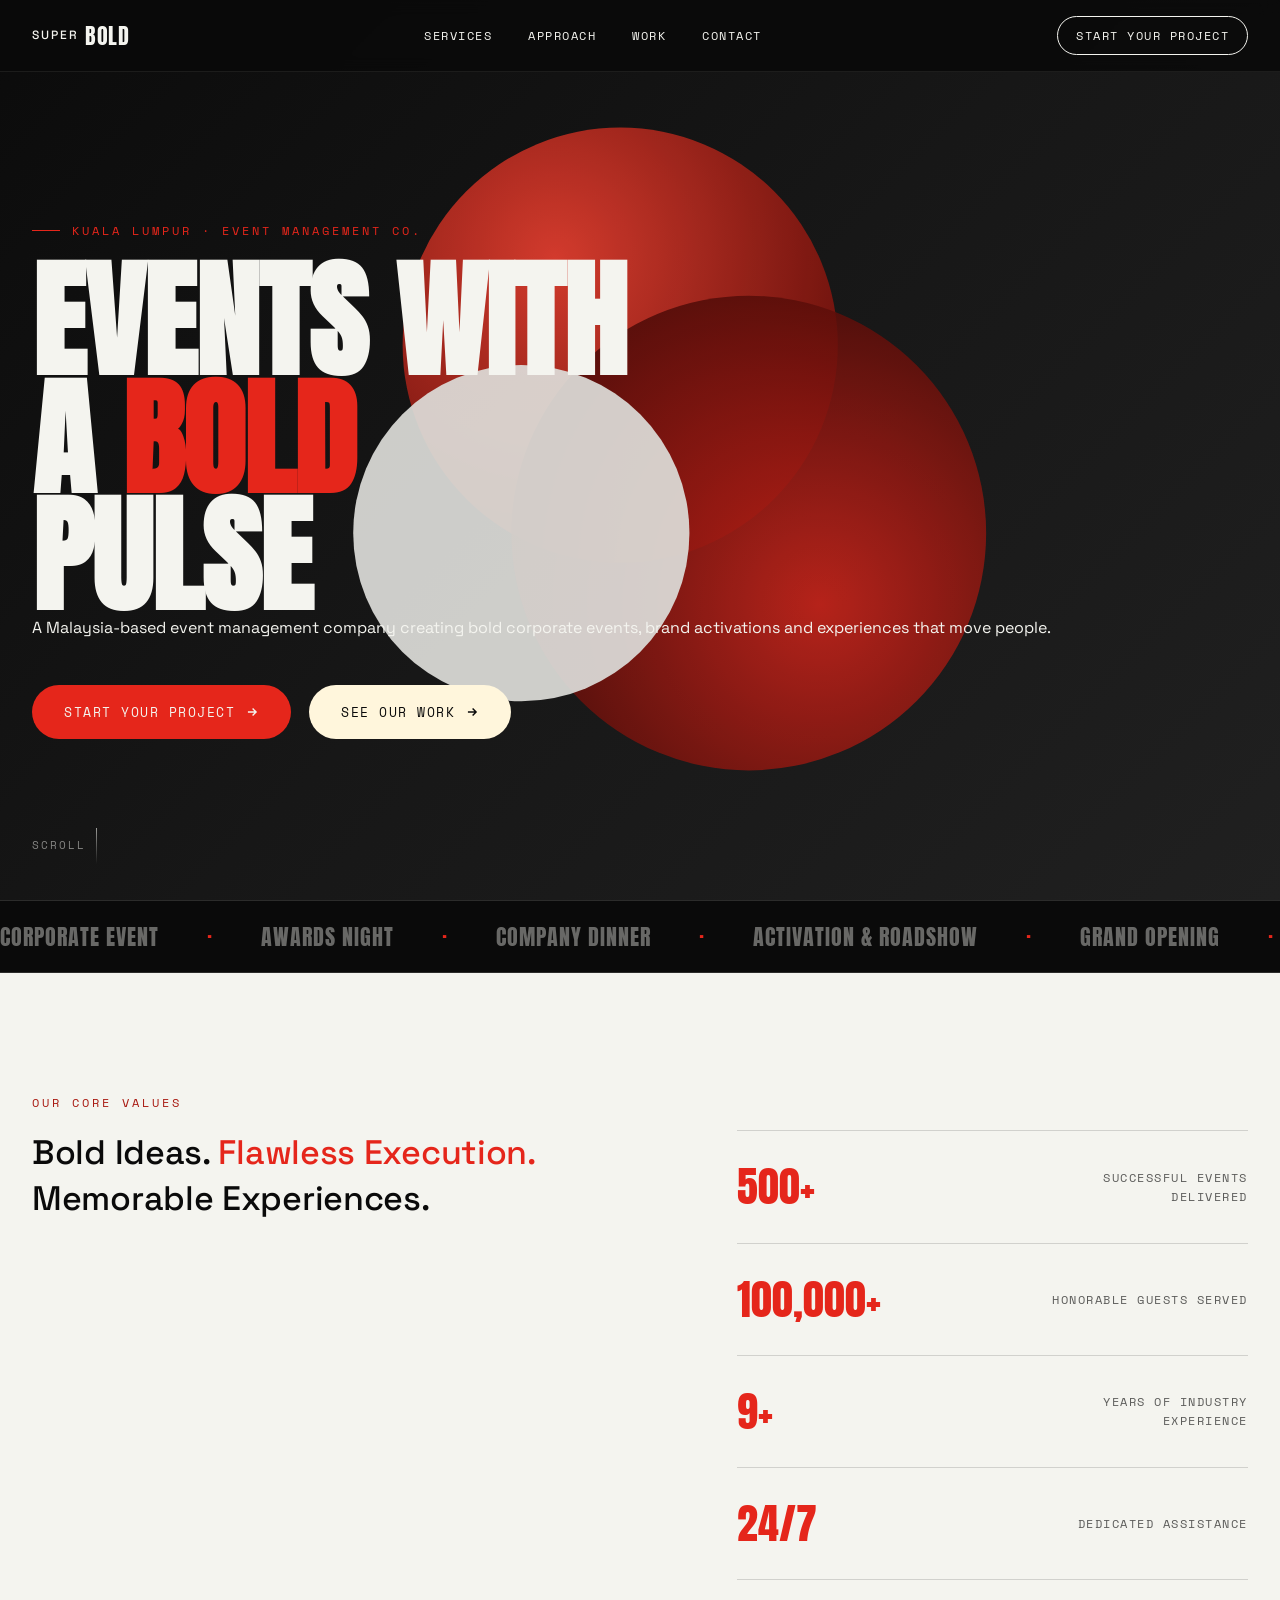
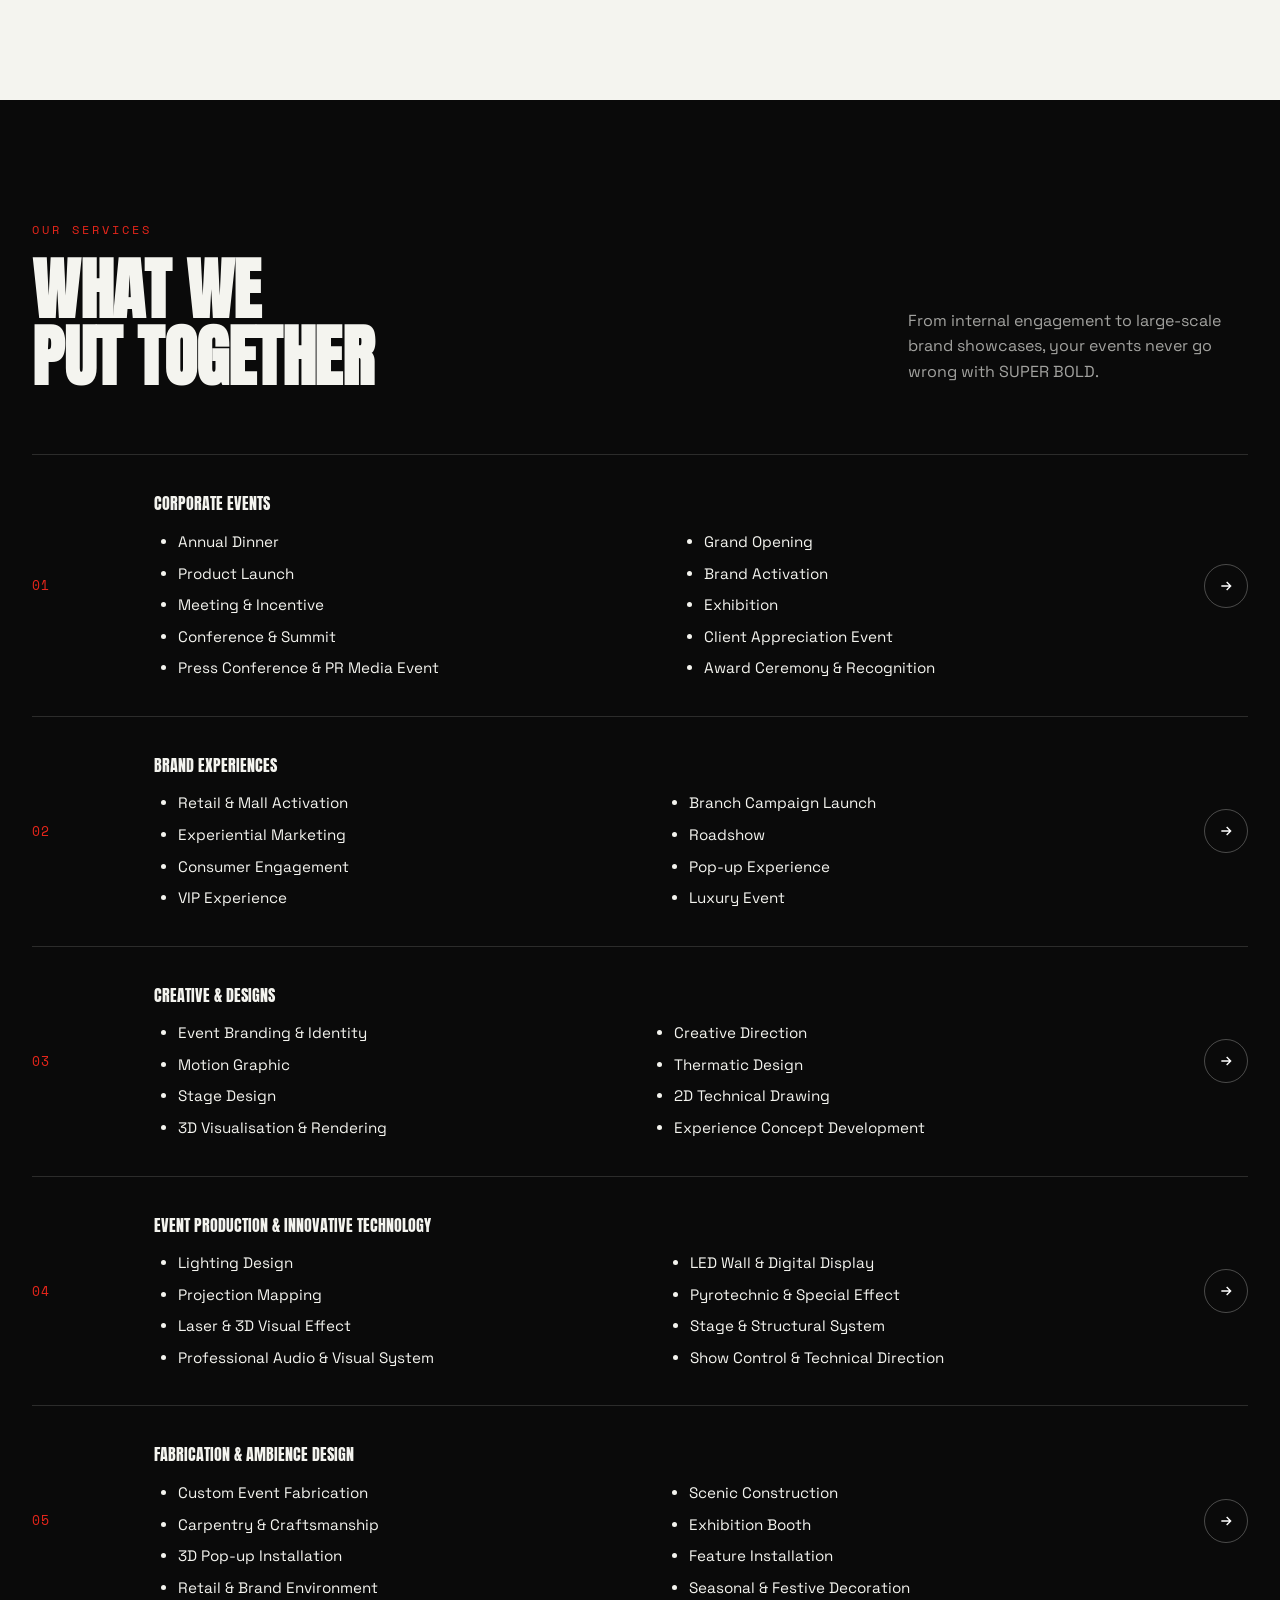
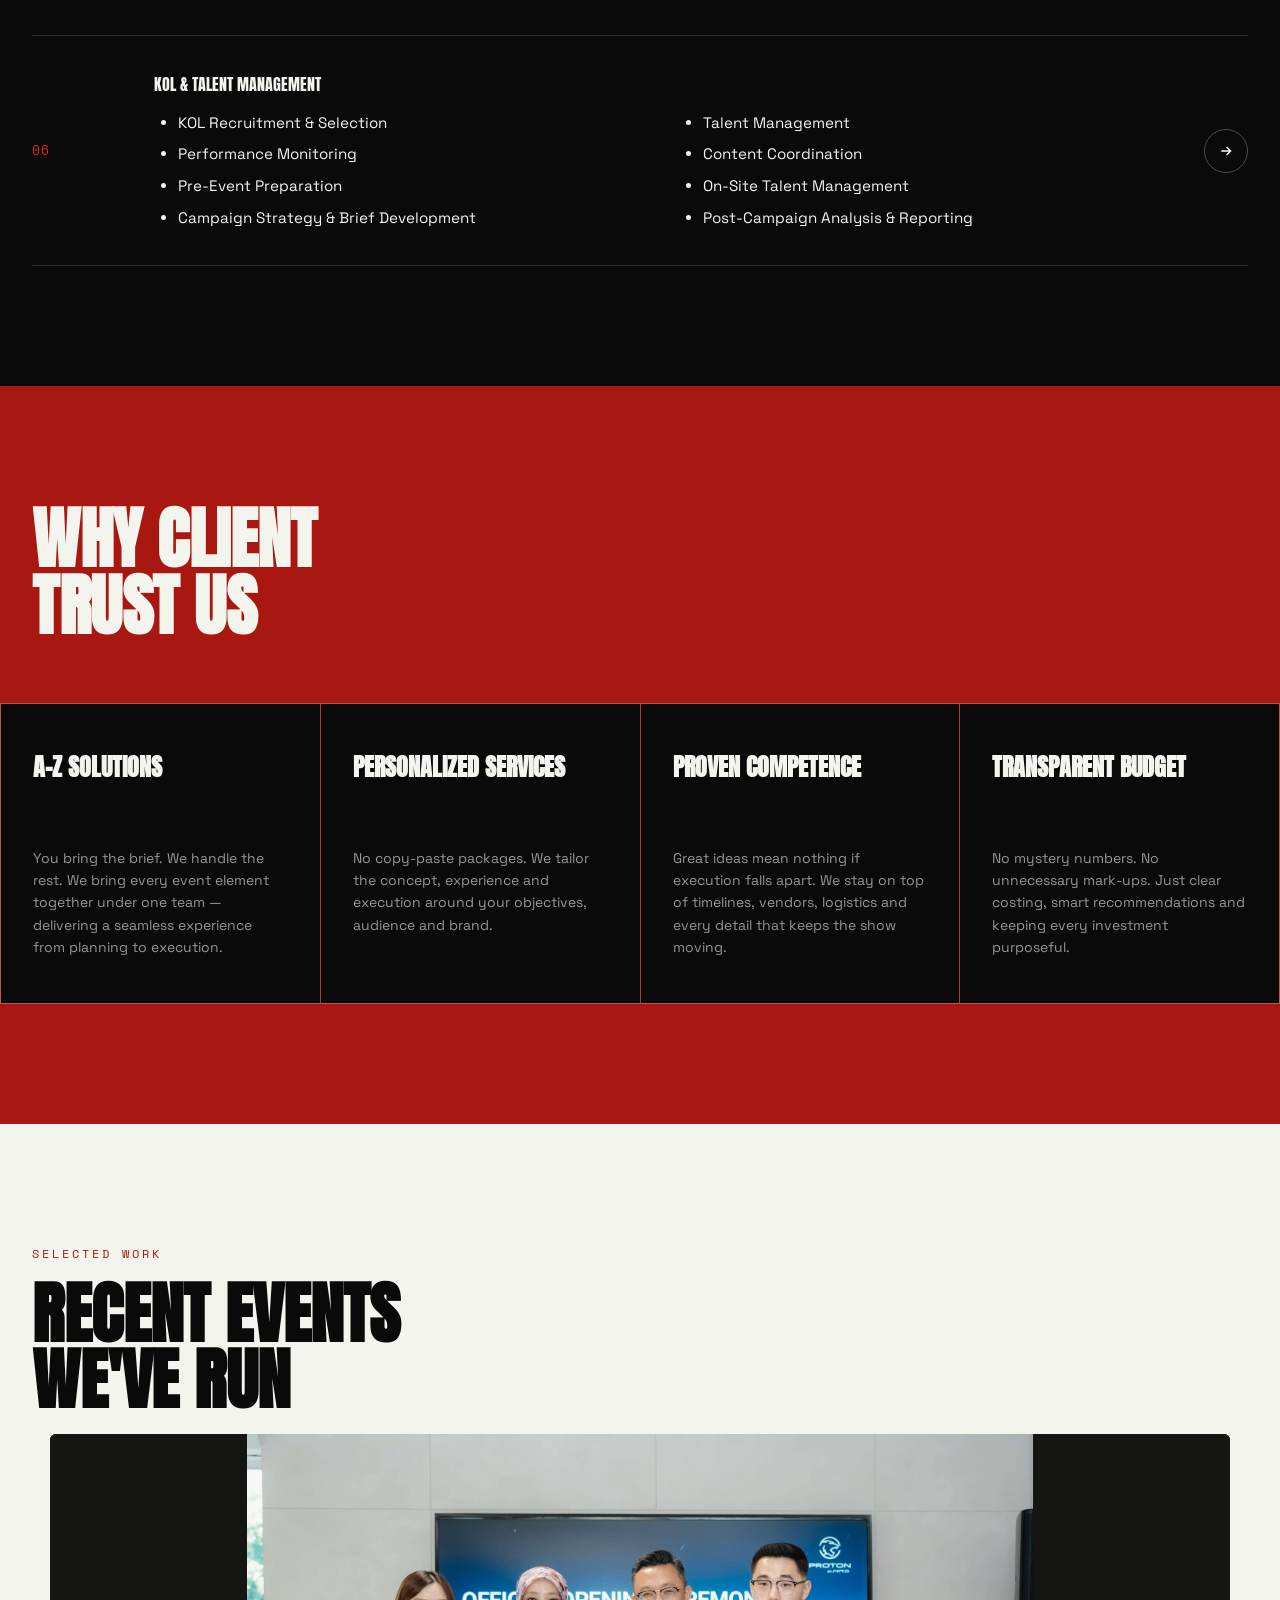
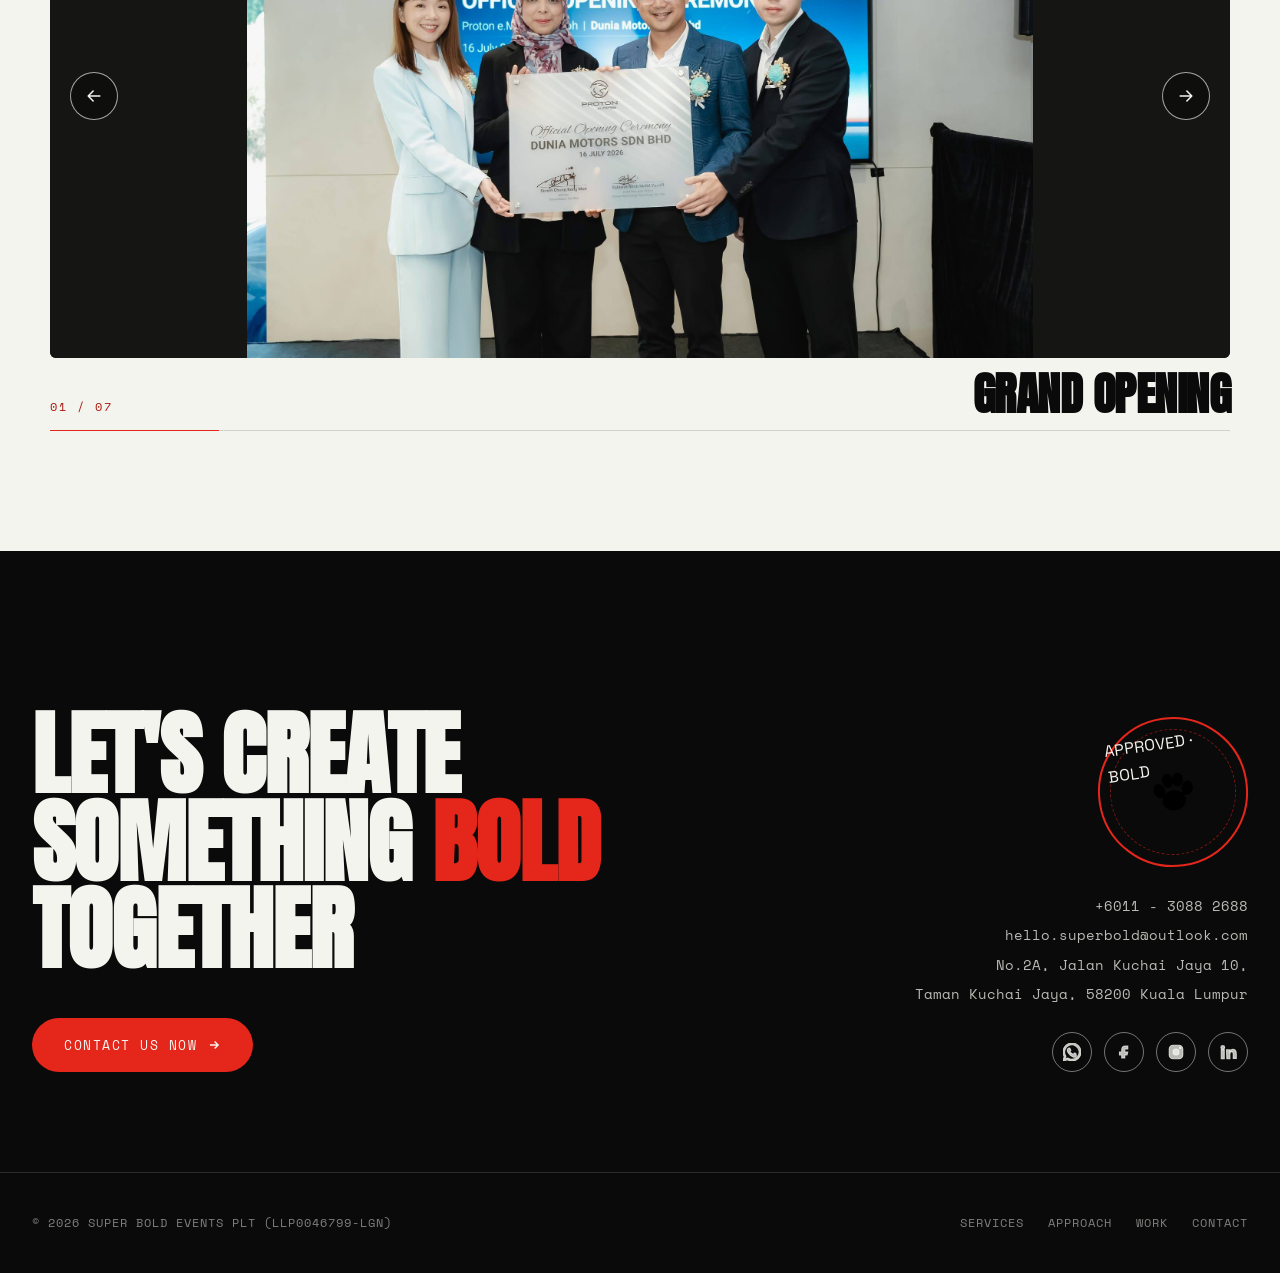
<file: index.html>
<!DOCTYPE html>
<html lang="en">
<head>
<meta charset="UTF-8">
<meta name="viewport" content="width=device-width, initial-scale=1.0">
<link rel="stylesheet" href="css/style.css">
<link rel="icon" type="image/png" href="images/icons/paw.png">
<link rel="canonical" href="https://superboldevents.com/">
<title>Super Bold Events — Kuala Lumpur Event Management</title>
<meta name="description" content="Super Bold Events PLT — professional event management in Kuala Lumpur, delivering corporate events, exhibitions, product launches, activations, conferences and more.">

<link rel="preconnect" href="https://fonts.googleapis.com">
<link rel="preconnect" href="https://fonts.gstatic.com" crossorigin>
<link href="https://fonts.googleapis.com/css2?family=Anton&family=Space+Grotesk:wght@400;500;600;700&family=Space+Mono:wght@400;700&display=swap" rel="stylesheet">

<!-- Google tag (gtag.js) -->
<script async src="https://www.googletagmanager.com/gtag/js?id=G-CXPTDCN68T"></script>
<script>
  window.dataLayer = window.dataLayer || [];
  function gtag(){dataLayer.push(arguments);}
  gtag('js', new Date());

  gtag('config', 'G-CXPTDCN68T');
</script>

</head>
<body>

<header>
  <a href="../../" class="nav-mark" aria-label="Super Bold Events home">
    <span class="super">super</span>BOLD
  </a>
  <nav>
    <ul>
      <li><a href="#services">Services</a></li>
      <li><a href="#approach">Approach</a></li>
      <li><a href="#work">Work</a></li>
      <li><a href="#contact">Contact</a></li>
    </ul>
  </nav>
  <a href="#contact" class="nav-cta">Start your project</a>
  <button class="mobile-toggle" id="mobileToggle" aria-label="Open menu" aria-expanded="false">Menu</button>
</header>

<div class="mobile-menu" id="mobileMenu">
  <a href="#work">Work</a>
  <a href="#services">Services</a>
  <a href="#approach">Approach</a>
  <a href="#contact">Contact</a>
</div>

<!-- HERO -->
<section class="hero">
  <svg class="hero-orbs" viewBox="0 0 900 700" xmlns="http://www.w3.org/2000/svg" aria-hidden="true">
    <defs>
      <radialGradient id="redGrad" cx="35%" cy="30%" r="75%">
        <stop offset="0%" stop-color="#FF4433"/>
        <stop offset="100%" stop-color="#7A0E08"/>
      </radialGradient>
      <radialGradient id="redGrad2" cx="65%" cy="65%" r="75%">
        <stop offset="0%" stop-color="#E5261B"/>
        <stop offset="100%" stop-color="#4A0805"/>
      </radialGradient>
    </defs>
    <circle cx="430" cy="230" r="220" fill="url(#redGrad)" opacity="0.9"/>
    <circle cx="560" cy="420" r="240" fill="url(#redGrad2)" opacity="0.85"/>
    <circle cx="330" cy="420" r="170" fill="#F4F4EF" opacity="0.92"/>
  </svg>

  <div class="hero-inner">
    <div class="hero-eyebrow">Kuala Lumpur · Event Management Co.</div>
    <h1>Events with<br>a <span class="accent">bold</span><br>pulse</h1>
    <p class="hero-description">
        A Malaysia-based event management company creating bold corporate events, brand activations and experiences that move people.
    </p>
    <div class="hero-actions">
      <a href="#contact" class="btn-primary"
        onclick="gtag('event', 'cta_click', {
          'event_category': 'engagement',
          'event_label': 'start_your_project'
        });">
          Start Your Project
        <svg width="14" height="14" viewBox="0 0 24 24" fill="none" stroke="currentColor" stroke-width="2.5"><path d="M5 12h14M13 6l6 6-6 6"/></svg>
      </a>
      <a href="#work" class="btn-ghost">
        See our work
        <svg width="14" height="14" viewBox="0 0 24 24" fill="none" stroke="currentColor" stroke-width="2.5"><path d="M5 12h14M13 6l6 6-6 6"/></svg>
      </a>
    </div>
  </div>

  <div class="hero-scroll">
    <span>Scroll</span>
    <div class="line"></div>
  </div>
</section>

<!-- MARQUEE -->
<div class="marquee">
  <div class="marquee-track">
    <span>Corporate Event <em>·</em> Awards Night <em>·</em> Company Dinner <em>·</em> Activation & Roadshow <em>·</em> Grand Opening <em>·</em> Meeting & Conference <em>·</em> Exhibition <em>·</em> Product Launch <em>·</em> PR & Media Event <em>·</em> </span>
    <span>Corporate Event <em>·</em> Awards Night <em>·</em> Company Dinner <em>·</em> Activation & Roadshow <em>·</em> Grand Opening <em>·</em> Meeting & Conference <em>·</em> Exhibition <em>·</em> Product Launch <em>·</em> PR & Media Event <em>·</em> </span>
  </div>
</div>

<!-- ABOUT -->
<section class="about" id="about">
  <div class="wrap">
    <span class="eyebrow reveal">Our Core Values</span>
    <div class="about-grid">
      <p class="about-lede reveal">Bold Ideas. <span class="redword">Flawless Execution. </span> Memorable Experiences. </p>
      <div class="about-stats reveal">
        <div class="about-stat">
          <span class="num">500+</span>
          <span class="label">Successful Events Delivered</span>
        </div>
        <div class="about-stat">
          <span class="num">100,000+</span>
          <span class="label">Honorable Guests Served</span>
        </div>
        <div class="about-stat">
          <span class="num">9+</span>
          <span class="label">Years of Industry Experience</span>
        </div> 
        <div class="about-stat">
          <span class="num">24/7</span>
          <span class="label">Dedicated Assistance</span>
        </div>
      </div>
    </div>
  </div>
</section>

<!-- SERVICES -->
<section class="services" id="services">
  <div class="wrap">
    <div class="section-head">
      <div>
        <span class="eyebrow reveal">Our Services</span>
        <h2 class="reveal">What we<br>put together</h2>
      </div>
      <p class="reveal">From internal engagement to large-scale brand showcases, your events never go wrong with SUPER BOLD.</p>
    </div>

    <div class="runlist">
      <div class="run-row reveal">
        <span class="run-time">01</span>
        <div>
          <a 
            href="services/corporate-events/" 
            class="run-title"
            onclick="gtag('event', 'service_click', {
              'event_category': 'engagement', 
              'event_label': 'corporate_events'
            });"
          >
            Corporate Events
          </a>
          <ul class="run-points">
            <li>Annual Dinner</li>
            <li>Grand Opening</li>
            <li>Product Launch</li>
            <li>Brand Activation</li>
            <li>Meeting & Incentive</li>
            <li>Exhibition</li>
            <li>Conference & Summit</li>
            <li>Client Appreciation Event</li>
            <li>Press Conference & PR Media Event</li>
            <li>Award Ceremony & Recognition</li>
          </ul>
        </div>
        <span class="run-arrow"><svg viewBox="0 0 24 24" fill="none" stroke="#fff" stroke-width="2"><path d="M5 12h14M13 6l6 6-6 6"/></svg></span>
      </div>
      <div class="run-row reveal">
        <span class="run-time">02</span>
        <div>
          <a href="services/brand-experiences/" class="run-title">Brand Experiences</a>
          <ul class="run-points">
            <li>Retail & Mall Activation</li>
            <li>Branch Campaign Launch</li>
            <li>Experiential Marketing</li>
            <li>Roadshow</li>
            <li>Consumer Engagement</li>
            <li>Pop-up Experience</li>
            <li>VIP Experience</li>
            <li>Luxury Event</li>
          </ul>
        </div>
        <span class="run-arrow"><svg viewBox="0 0 24 24" fill="none" stroke="#fff" stroke-width="2"><path d="M5 12h14M13 6l6 6-6 6"/></svg></span>
      </div>
      <div class="run-row reveal">
        <span class="run-time">03</span>
        <div>
          <a href="services/creative-designs/" class="run-title">Creative &amp; Designs</a>
          <ul class="run-points">
            <li>Event Branding & Identity</li>
            <li>Creative Direction</li>
            <li>Motion Graphic</li>
            <li>Thermatic Design</li>
            <li>Stage Design</li>
            <li>2D Technical Drawing</li>
            <li>3D Visualisation & Rendering</li>
            <li>Experience Concept Development</li>
        </div>
        <span class="run-arrow"><svg viewBox="0 0 24 24" fill="none" stroke="#fff" stroke-width="2"><path d="M5 12h14M13 6l6 6-6 6"/></svg></span>
      </div>
      <div class="run-row reveal">
        <span class="run-time">04</span>
        <div>
          <a href="services/event-production-innovative-technology/" class="run-title">Event Production &amp; Innovative Technology</a>
          <ul class="run-points">
            <li>Lighting Design</li>
            <li>LED Wall & Digital Display</li>
            <li>Projection Mapping</li>
            <li>Pyrotechnic & Special Effect</li>
            <li>Laser & 3D Visual Effect</li>
            <li>Stage & Structural System</li>
            <li>Professional Audio & Visual System</li>
            <li>Show Control & Technical Direction</li>
        </div>
        <span class="run-arrow"><svg viewBox="0 0 24 24" fill="none" stroke="#fff" stroke-width="2"><path d="M5 12h14M13 6l6 6-6 6"/></svg></span>
      </div>
      <div class="run-row reveal">
        <span class="run-time">05</span>
        <div>
          <a href="services/fabrication-ambience-design/" class="run-title">Fabrication &amp; Ambience Design</a>
          <ul class="run-points">
            <li>Custom Event Fabrication</li>
            <li>Scenic Construction</li>
            <li>Carpentry & Craftsmanship</li>
            <li>Exhibition Booth</li>
            <li>3D Pop-up Installation</li>
            <li>Feature Installation</li>
            <li>Retail & Brand Environment</li>
            <li>Seasonal & Festive Decoration</li>
        </div>
        <span class="run-arrow"><svg viewBox="0 0 24 24" fill="none" stroke="#fff" stroke-width="2"><path d="M5 12h14M13 6l6 6-6 6"/></svg></span>
       </div>
      <div class="run-row reveal">
        <span class="run-time">06</span>
        <div>
          <a href="services/kol-talent-management/" class="run-title">KOL &amp; Talent Management</a>
          <ul class="run-points">
            <li>KOL Recruitment & Selection</li>
            <li>Talent Management</li>
            <li>Performance Monitoring</li>
            <li>Content Coordination</li>
            <li>Pre-Event Preparation</li>
            <li>On-Site Talent Management</li>
            <li>Campaign Strategy & Brief Development</li>
            <li>Post-Campaign Analysis & Reporting</li>
        </div>
        <span class="run-arrow"><svg viewBox="0 0 24 24" fill="none" stroke="#fff" stroke-width="2"><path d="M5 12h14M13 6l6 6-6 6"/></svg></span>
       </div>
    </div>
  </div>
</section>

<!-- APPROACH -->
<section class="approach" id="approach">
  <div class="wrap">
    <div class="section-head">
      <div>
        <h2 class="reveal">Why client<br>trust us</h2>
      </div>
    </div>
  </div>
  <div class="wrap" style="padding:0;">
    <div class="approach-grid">
      <div class="approach-card reveal">
        <h3>A-Z Solutions</h3>
        <span class="approach-num"></span>
        <p>You bring the brief. We handle the rest. We bring every event element together under one team — delivering a seamless experience from planning to execution.</p>
      </div>
      <div class="approach-card reveal">
        <h3>Personalized Services</h3>
        <span class="approach-num"></span>
        <p>No copy-paste packages. We tailor the concept, experience and execution around your objectives, audience and brand.</p>
      </div>
      <div class="approach-card reveal">
        <h3>Proven Competence</h3>
        <span class="approach-num"></span>
        <p>Great ideas mean nothing if execution falls apart. We stay on top of timelines, vendors, logistics and every detail that keeps the show moving.</p>
      </div>
      <div class="approach-card reveal">
        <h3>Transparent Budget</h3>
        <span class="approach-num"></span>
        <p>No mystery numbers. No unnecessary mark-ups. Just clear costing, smart recommendations and keeping every investment purposeful.</p>
      </div>
    </div>
  </div>
</section>

<!-- WORK / GALLERY -->
<section class="work" id="work">
  <div class="wrap">

    <div class="section-head">
      <div>
        <span class="eyebrow reveal">Selected work</span>
        <h2 class="reveal">Recent events<br>we've run</h2>
      </div>

      <p class="reveal">
        A handful of the projects our team has produced from brief to execution.
      </p>
    </div>

    <div class="event-gallery reveal" data-gallery>

      <div class="event-gallery-frame">

        <div class="event-gallery-media">
          <img
            class="event-gallery-image is-active"
            src="images/portfolio/proton-go-202607.jpg"
            alt="Grand Opening by Super Bold Events"
            loading="lazy"
          >
        </div>

        <button
          class="gallery-arrow gallery-prev"
          type="button"
          aria-label="Previous event"
        >
          <svg viewBox="0 0 24 24" aria-hidden="true">
            <path d="M19 12H5M11 6l-6 6 6 6"/>
          </svg>
        </button>

        <button
          class="gallery-arrow gallery-next"
          type="button"
          aria-label="Next event"
        >
          <svg viewBox="0 0 24 24" aria-hidden="true">
            <path d="M5 12h14M13 6l6 6-6 6"/>
          </svg>
        </button>

      </div>

      <div class="event-gallery-meta">

        <div class="event-gallery-caption">
          <span class="event-gallery-index">01 / 07</span>
          <h3 class="event-gallery-title">Grand Opening</h3>
        </div>

        <div class="event-gallery-progress" aria-hidden="true">
          <span class="event-gallery-progress-bar"></span>
        </div>

      </div>

    </div>

  </div>
</section>

<!-- CONTACT -->
<section class="contact" id="contact">
  <div class="wrap">
    <div class="contact-inner">
      
      <div>
        <h2 class="reveal">
          Let's create<br>
          something <span class="accent">bold</span><br>
          together
        </h2>
        
        <div class="contact-actions reveal">

          <!-- Email -->
          <a href="mailto:hello.superbold@outlook.com" 
            onclick="gtag('event', 'email_click', {
              'event_category': 'lead',
              'event_label': 'general_email'
            });"class="btn-primary">
            Contact Us Now
            <svg width="14" height="14" viewBox="0 0 24 24" fill="none" stroke="currentColor" stroke-width="2.5"><path d="M5 12h14M13 6l6 6-6 6"/></svg>
          </a>
        </div>
      </div>
      <div class="stamp-wrap reveal">
        <div class="stamp"><img src="images/icons/paw.png" alt="Super Bold paw mark"></div>
        
        <div class="contact-details">

          <!-- Phone -->
          <a href="tel:+601130882688"
            onclick="gtag('event', 'phone_click', {
              'event_category': 'lead',
              'event_label': 'business_phone'
            });">+6011 - 3088 2688</a><br>

          <!-- Email -->
          <a href="mailto:hello.superbold@outlook.com"
            onclick="gtag('event', 'email_click', {
             'event_category': 'lead',
             'event_label': 'general_email'
            });">hello.superbold@outlook.com</a><br>
          No.2A, Jalan Kuchai Jaya 10,<br>Taman Kuchai Jaya, 58200 Kuala Lumpur

          <!-- Social Media -->
          <div class="social-links">

            <!-- WhatsApp -->
            <a href="https://wa.me/601130882688"
              target="_blank"
              rel="noopener"
              aria-label="WhatsApp"
              onclick="gtag('event', 'whatsapp_click', {
                'event_category': 'lead',
                'event_label': 'business_whatsapp'
              });">

              <svg viewBox="0 0 24 24" aria-hidden="true">
                <path d="M20.5 3.5A11.9 11.9 0 0 0 12 0
                  C5.4 0 0 5.4 0 12c0 2.1.5 4.1 1.6 5.9L0 24
                  l6.2-1.6A12 12 0 0 0 12 24c6.6 0 12-5.4
                  12-12 0-3.2-1.2-6.2-3.5-8.5zM12 21.8
                  c-1.8 0-3.6-.5-5.1-1.4l-.4-.2-3.7 1
                  1-3.6-.2-.4A9.7 9.7 0 1 1 12 21.8z"/>
                <path d="M17.5 14.5c-.3-.2-1.7-.9-2-1
                  -.3-.1-.5-.2-.7.2-.2.3-.8 1-.9 1.2
                  -.2.2-.3.2-.6.1-1.7-.8-2.8-1.4-3.9-3.2
                  -.3-.5.3-.5.9-1.7.1-.3.1-.5 0-.7
                  -.1-.2-.7-1.6-1-2.2-.3-.6-.5-.5-.7-.5
                  h-.6c-.2 0-.7.1-1 .5-.3.3-1.2 1.1-1.2
                  2.7s1.2 3.1 1.4 3.3c.2.2 2.4 3.7
                  5.9 5.1 2.2 1 2.2.7 2.6.7.4 0 1.7-.7
                  1.9-1.3.2-.6.2-1.1.1-1.2
                  -.1-.2-.3-.3-.6-.5z"/>
              </svg>

            </a>

            <!-- Facebook -->
            <a href="https://www.facebook.com/superboldevents.my"
              target="_blank"
              rel="noopener"
              aria-label="Facebook"
              onclick="gtag('event', 'facebook_click', {
                'event_category': 'social',
                'event_label': 'footer_facebook'
              });">

              <svg viewBox="0 0 24 24" aria-hidden="true">
                <path d="M14 8h3V4h-3c-3.3 0-5 1.7-5 5v3H6v4h3v4h4v-4h3l1-4h-4V9c0-.7.3-1 1-1z"/>
              </svg>

            </a>

            <!-- Instagram -->
            <a href="https://www.instagram.com/superboldevents/"
              target="_blank"
              rel="noopener"
              aria-label="Instagram"
              onclick="gtag('event', 'instagram_click', {
                'event_category': 'social',
                'event_label': 'footer_instagram'
              });">

              <svg viewBox="0 0 24 24" aria-hidden="true">
                <rect x="3" y="3" width="18" height="18" rx="5"/>
                <circle cx="12" cy="12" r="4"/>
                <circle cx="17.5" cy="6.5" r="1"/>
              </svg>

            </a>

            <!-- LinkedIn -->
            <a href="https://www.linkedin.com/company/superboldevents/"
              target="_blank"
              rel="noopener"
              aria-label="LinkedIn"
                onclick="gtag('event', 'linkedin_click', {
                'event_category': 'social',
                'event_label': 'footer_linkedin'
              });">

              <svg viewBox="0 0 24 24" aria-hidden="true">
                <path d="M5 3.5A2.5 2.5 0 1 1 5 8.5
                  2.5 2.5 0 0 1 5 3.5z"/>
                <rect x="3" y="9" width="4" height="12"/>
                <path d="M10 9h4v2c.8-1.4 2.2-2.5
                  4.5-2.5 3.5 0 4.5 2.3 4.5 6v6h-4v-5.5
                  c0-1.7 0-3.5-2-3.5s-2.5 1.6-2.5 3.4V21h-4z"/>
              </svg>

            </a>

          </div>
        </div>
      </div>
    </div>
  </div>
</section>

<footer>
  <div class="wrap footer-row">
    <span>© 2026 Super Bold Events PLT (LLP0046799-LGN)</span>
    <div class="footer-nav">
      <a href="#services">Services</a>
      <a href="#approach">Approach</a>
      <a href="#work">Work</a>
      <a href="#contact">Contact</a>
    </div>
  </div>
</footer>

<script src="js/script.js"></script>

<script>
(function () {
  const gallery = document.querySelector('[data-gallery]');
  if (!gallery) return;

  const image = gallery.querySelector('.event-gallery-image');
  const prevBtn = gallery.querySelector('.gallery-prev');
  const nextBtn = gallery.querySelector('.gallery-next');
  const indexEl = gallery.querySelector('.event-gallery-index');
  const titleEl = gallery.querySelector('.event-gallery-title');
  const progressBar = gallery.querySelector('.event-gallery-progress-bar');
  const frame = gallery.querySelector('.event-gallery-frame');

  const slides = [
    {
      src: 'images/portfolio/proton-go-202607.jpg',
      alt: 'Proton Grand Opening by Super Bold Events',
      title: 'Grand Opening'
    },
    {
      src: 'images/portfolio/live-concert.jpg',
      alt: 'Live Concert by Super Bold Events',
      title: 'Live Concert'
    },
    {
      src: 'images/portfolio/corporate-dinner.jpg',
      alt: 'Corporate Dinner by Super Bold Events',
      title: 'Corporate Dinner'
    },
    {
      src: 'images/portfolio/IP-expo.jpg',
      alt: 'IP Expo by Super Bold Events',
      title: 'IP Expo'
    },
    {
      src: 'images/portfolio/led-man.jpg',
      alt: 'LED Performance by Super Bold Events',
      title: 'LED Performance'
    },
    {
      src: 'images/portfolio/redbull.jpg',
      alt: 'Product Activation by Super Bold Events',
      title: 'Product Activation'
    },
    {
      src: 'images/portfolio/shein.jpg',
      alt: 'Brand Experience by Super Bold Events',
      title: 'Brand Experience'
    }
  ];

  let currentIndex = 0;
  let isAnimating = false;
  let touchStartX = 0;
  let touchEndX = 0;

  function updateGallery(nextIndex, direction) {
    if (isAnimating || nextIndex === currentIndex) return;

    isAnimating = true;

    image.style.opacity = '0';
    image.style.transform =
      direction === 'next'
        ? 'translateX(-28px)'
        : 'translateX(28px)';

    setTimeout(() => {
      currentIndex = nextIndex;

      const slide = slides[currentIndex];

      image.src = slide.src;
      image.alt = slide.alt;

      indexEl.textContent =
        String(currentIndex + 1).padStart(2, '0') +
        ' / ' +
        String(slides.length).padStart(2, '0');

      titleEl.textContent = slide.title;

      progressBar.style.width =
        (((currentIndex + 1) / slides.length) * 100) + '%';

      image.style.transform =
        direction === 'next'
          ? 'translateX(28px)'
          : 'translateX(-28px)';

      requestAnimationFrame(() => {
        requestAnimationFrame(() => {
          image.style.opacity = '1';
          image.style.transform = 'translateX(0)';
        });
      });

      setTimeout(() => {
        isAnimating = false;
      }, 450);

      gtag('event', 'gallery_interaction', {
        'event_category': 'engagement',
        'event_label': direction,
        'gallery_name': 'recent_events',
        'gallery_index': currentIndex + 1
      });

    }, 220);
  }

  function nextSlide() {
    const nextIndex = (currentIndex + 1) % slides.length;
    updateGallery(nextIndex, 'next');
  }

  function previousSlide() {
    const previousIndex =
      (currentIndex - 1 + slides.length) % slides.length;

    updateGallery(previousIndex, 'previous');
  }

  nextBtn.addEventListener('click', nextSlide);
  prevBtn.addEventListener('click', previousSlide);

  document.addEventListener('keydown', function (event) {
    if (event.key === 'ArrowRight') {
      nextSlide();
    }

    if (event.key === 'ArrowLeft') {
      previousSlide();
    }
  });

  frame.addEventListener('touchstart', function (event) {
    touchStartX = event.changedTouches[0].screenX;
  }, { passive: true });

  frame.addEventListener('touchend', function (event) {
    touchEndX = event.changedTouches[0].screenX;

    const swipeDistance = touchEndX - touchStartX;

    if (Math.abs(swipeDistance) < 50) return;

    if (swipeDistance < 0) {
      nextSlide();
    } else {
      previousSlide();
    }
  }, { passive: true });

})();
</script>
  
</body>
</html>
</file>
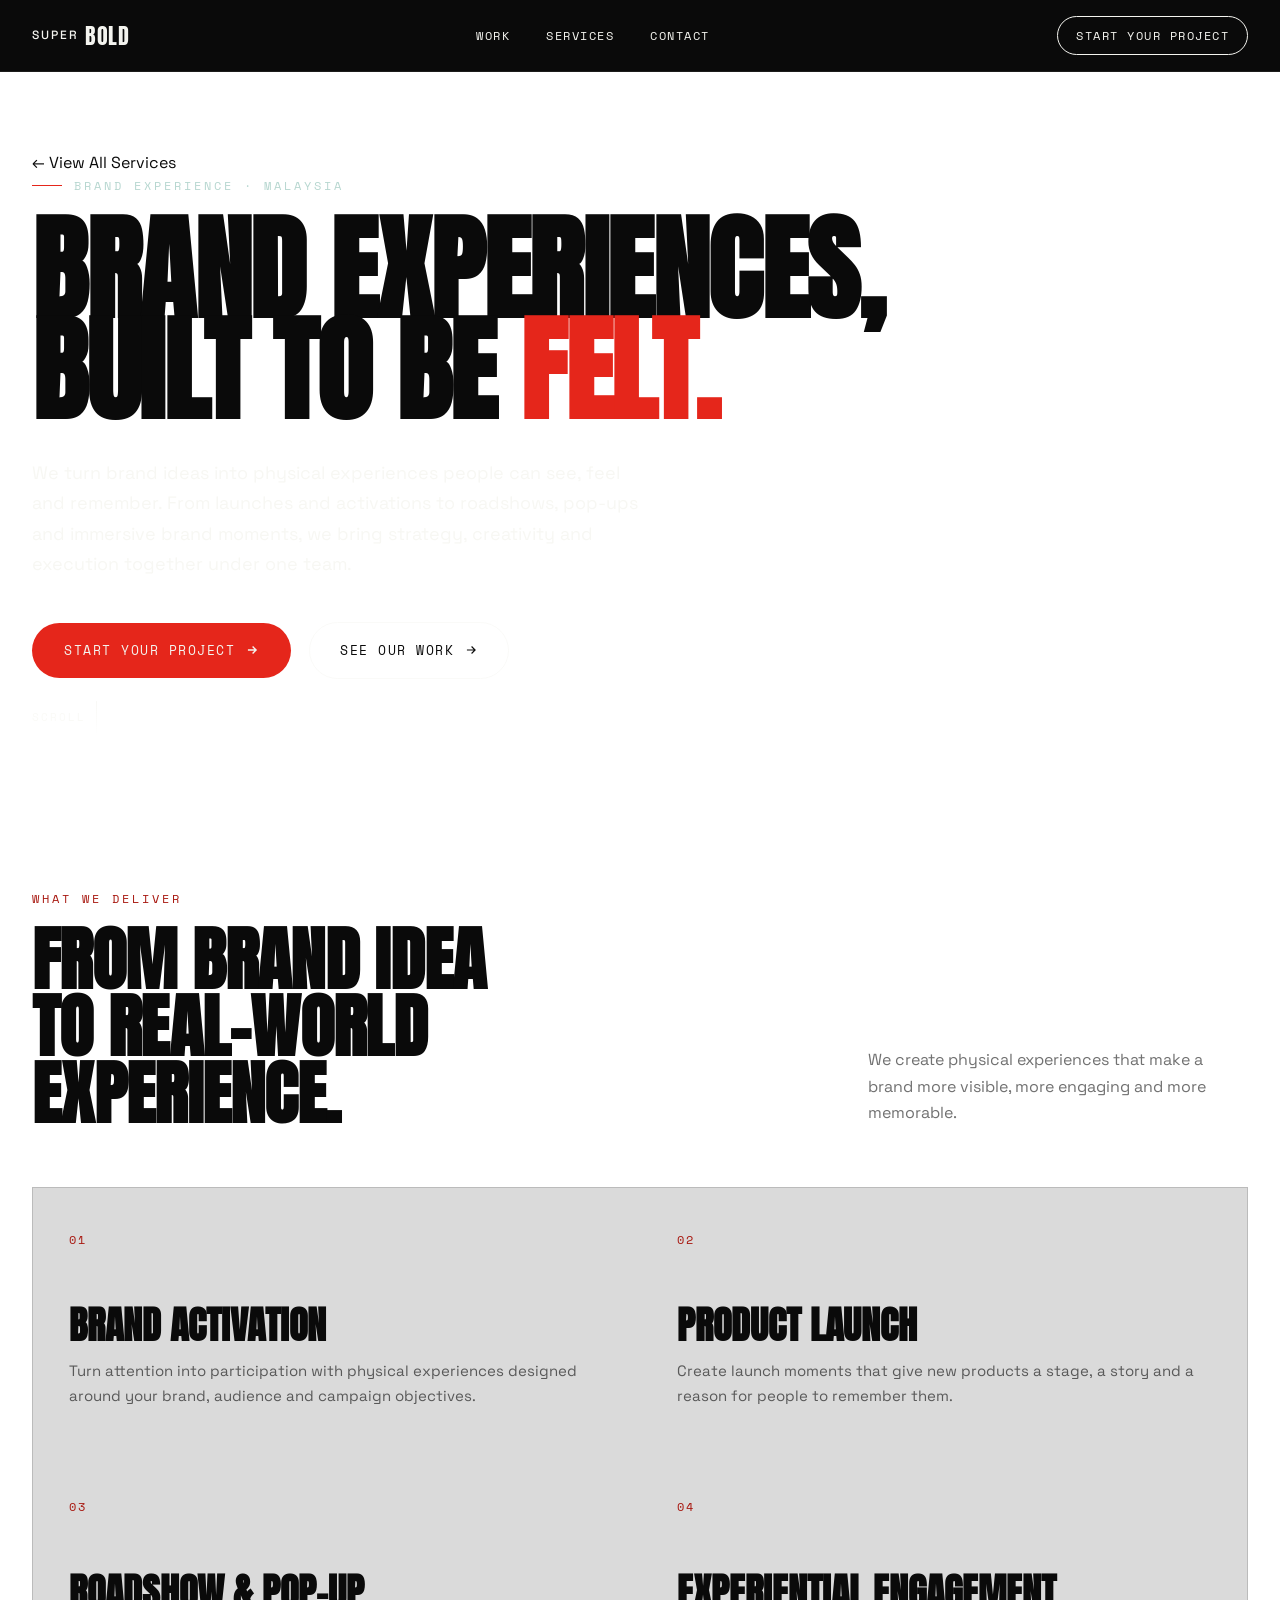
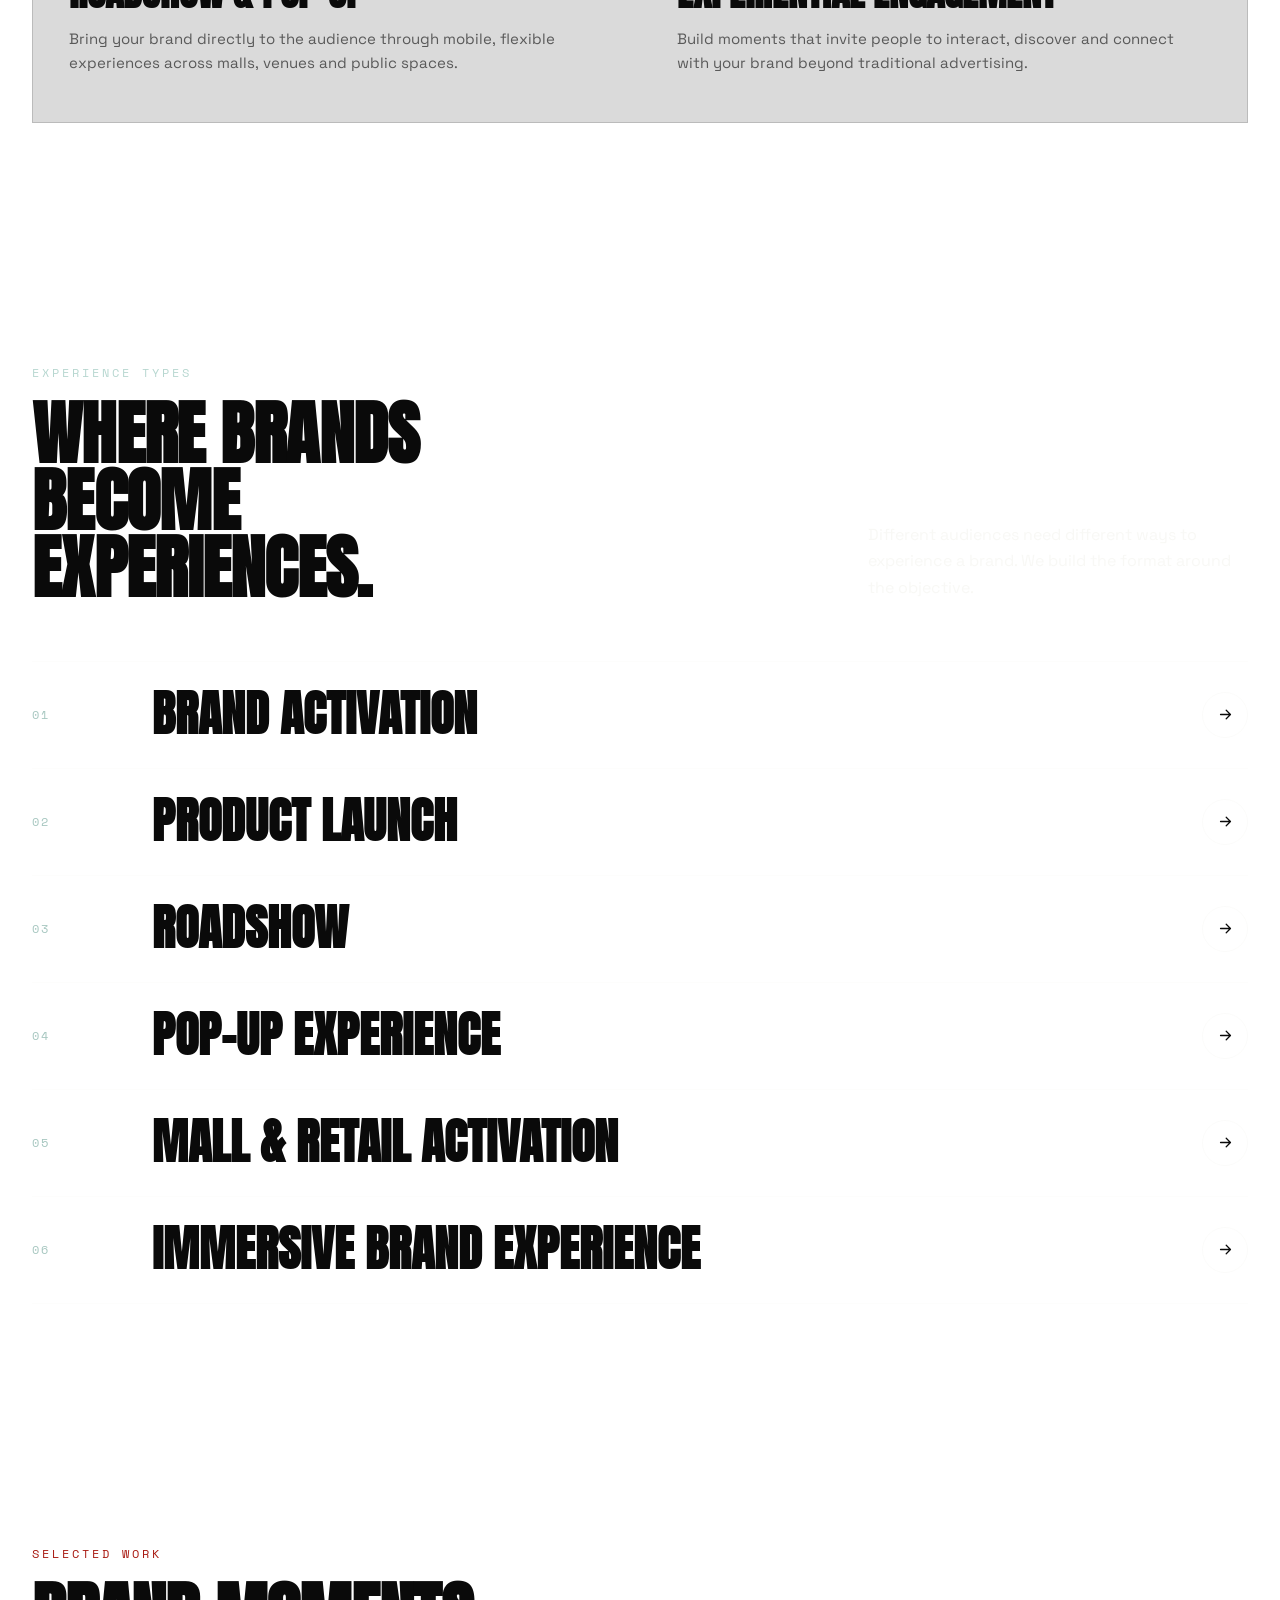
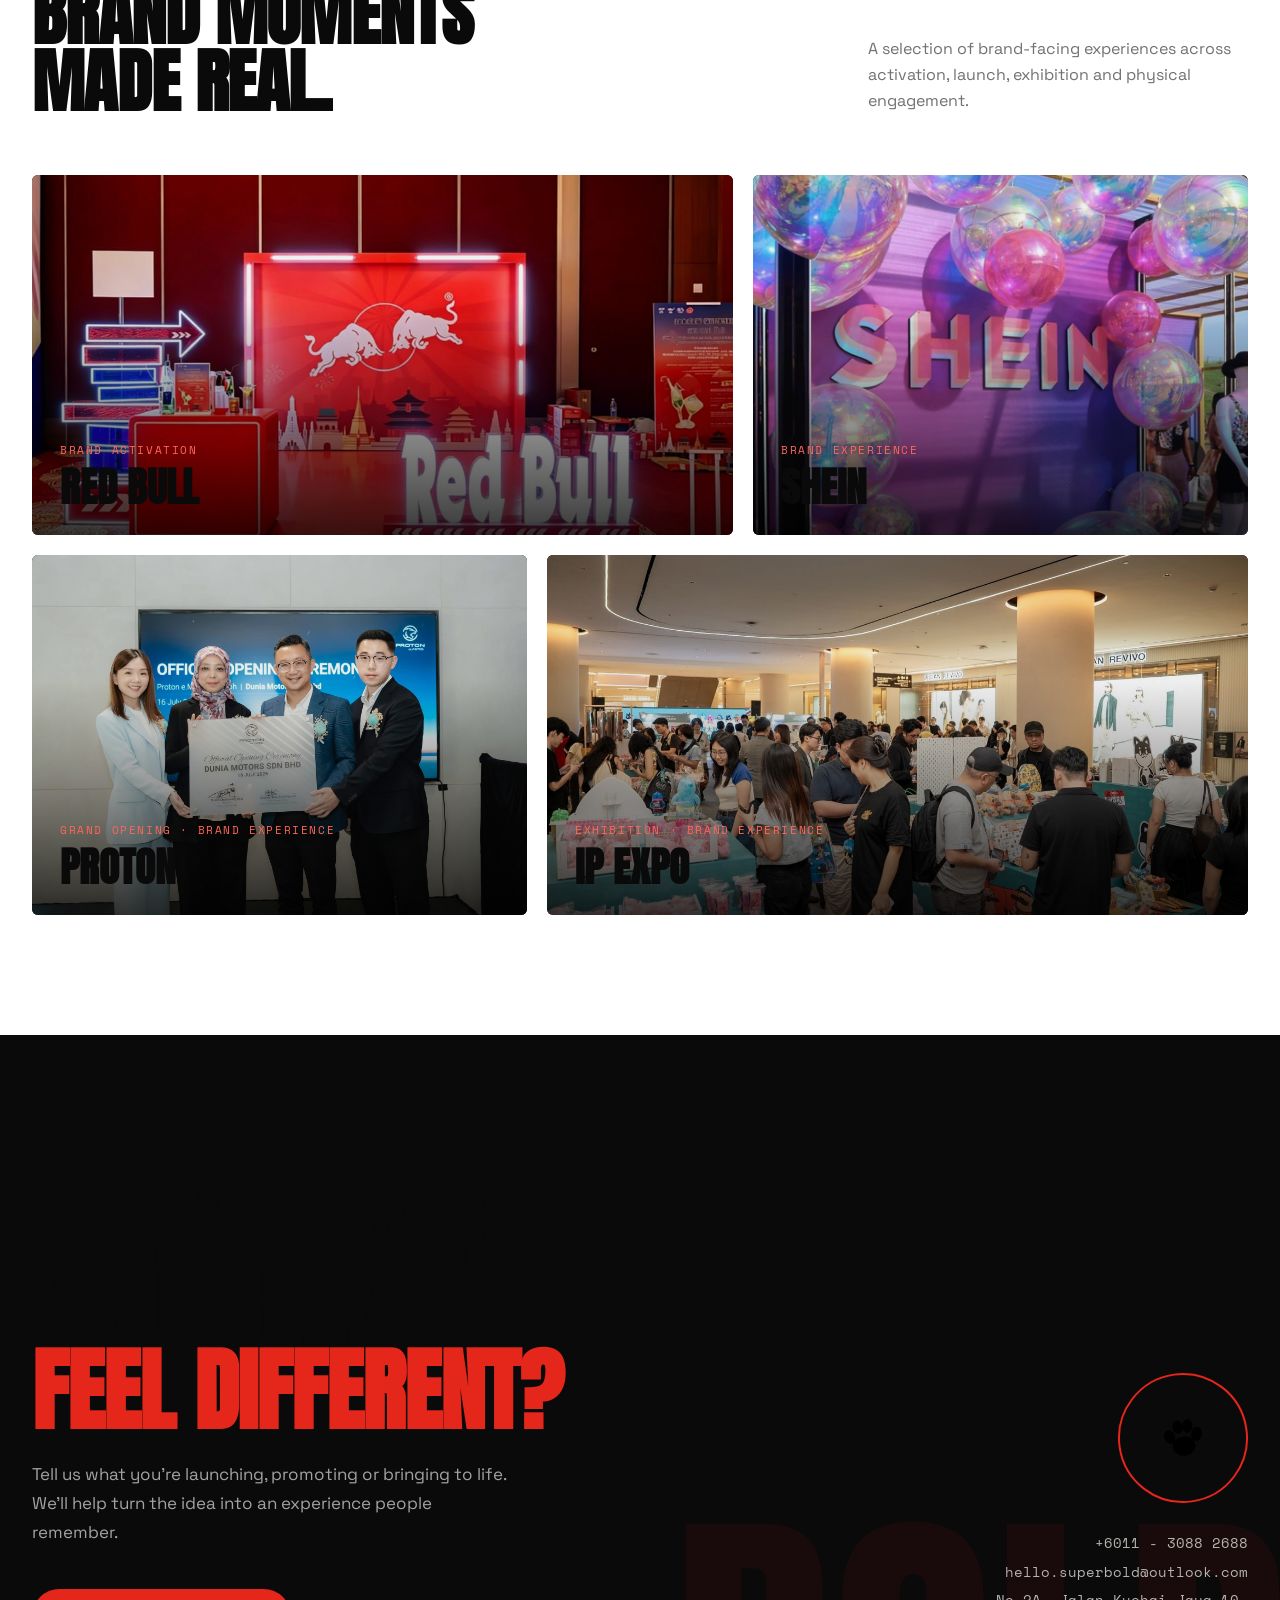
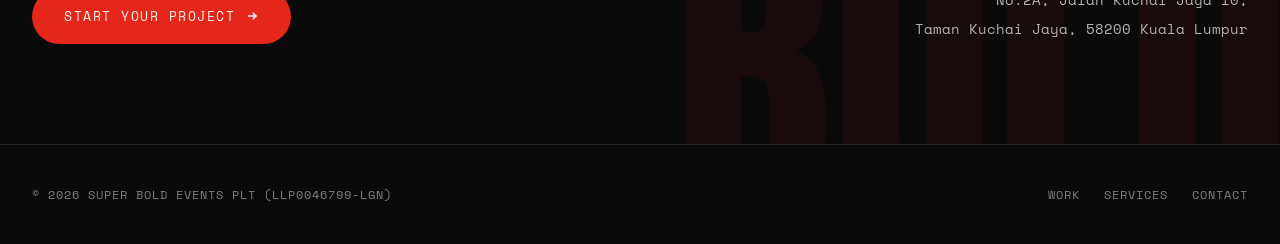
<file: services/brand-experiences/index.html>
<!DOCTYPE html>
<html lang="en">
<head>

  <meta charset="UTF-8">
  <meta name="viewport" content="width=device-width, initial-scale=1.0">

  <!-- Main stylesheet -->
  <link rel="stylesheet" href="../../css/style.css">

  <!-- Page SEO -->
  <title>Brand Experience Agency Malaysia | Super Bold Events</title>

  <meta
    name="description"
    content="Super Bold Events creates brand experiences in Malaysia through activations, roadshows, launches, pop-ups and immersive experiences that connect brands with people."
  >

  <link
    rel="canonical"
    href="https://superboldevents.com/services/brand-experiences/"
  >

  <!-- Favicon -->
  <link
    rel="icon"
    type="image/png"
    href="../../images/icons/paw.png"
  >

  <!-- Google Fonts -->
  <link rel="preconnect" href="https://fonts.googleapis.com">
  <link rel="preconnect" href="https://fonts.gstatic.com" crossorigin>

  <link
    href="https://fonts.googleapis.com/css2?family=Anton&family=Space+Grotesk:wght@400;500;600;700&family=Space+Mono:wght@400;700&display=swap"
    rel="stylesheet"
  >

  <!-- Google Analytics -->
  <script
    async
    src="https://www.googletagmanager.com/gtag/js?id=G-CXPTDCN68T">
  </script>

  <script>
    window.dataLayer = window.dataLayer || [];

    function gtag(){
      dataLayer.push(arguments);
    }

    gtag('js', new Date());

    gtag('config', 'G-CXPTDCN68T');
  </script>


  <!-- =========================================================
       BRAND EXPERIENCES PAGE STYLES
       ========================================================= -->

  <style>

    /* =========================================================
       BRAND PAGE COLOUR SYSTEM
       ========================================================= */

    :root{
      --brand-dark: #151717;
      --brand-dark-soft: #202323;
      --brand-light: #F4F4EF;
      --brand-accent: #E5261B;
      --brand-black: #0A0A0A;
    }


    /* =========================================================
       SERVICE PAGE BASE
       ========================================================= */

    .brand-page{
      background:var(--brand-paper);
      color:var(--brand-black);
    }


    /* =========================================================
       NAVBAR
       ========================================================= */

    .brand-page header{
      position:fixed;
      top:0;
      left:0;
      right:0;

      background:var(--black) !important;
      color:var(--paper);

      mix-blend-mode:normal !important;
      opacity:1;

      z-index:100;
    }

    .brand-page header .nav-mark{
      color:var(--paper);
    }

    .brand-page header nav a{
      color:var(--paper);
    }

    .brand-page header nav a:hover{
      color:var(--red);
    }

    .brand-page header .nav-cta{
      color:var(--paper);
      border-color:var(--paper);
    }

    .brand-page header .nav-cta:hover{
      background:var(--paper);
      color:var(--black);
    }

    .brand-page header .mobile-toggle{
      color:var(--paper);
      border-color:var(--paper);
    }

    .brand-page .mobile-menu{
      background:var(--black);
      color:var(--paper);
    }

    .brand-page .mobile-menu a{
      color:var(--paper);
    }

    .brand-page .mobile-menu a:hover{
      color:var(--red);
    }


    /* =========================================================
       HERO
       ========================================================= */

    .brand-hero{
      position:relative;

      min-height:76vh;

      display:flex;
      align-items:center;

      padding:150px 32px 90px;

      background:
        radial-gradient(
          circle at 78% 22%,
          rgba(255,255,255,0.08),
          transparent 28%
        ),
        linear-gradient(
          135deg,
          var(--brand-green-dark),
          var(--brand-green)
        );

      color:var(--brand-paper);

      overflow:hidden;
    }


    .brand-hero::after{
      content:"02";

      position:absolute;
      right:5%;
      bottom:-40px;

      font-family:var(--display);
      font-size:clamp(180px,28vw,420px);

      line-height:.8;

      color:rgba(244,244,239,0.035);

      pointer-events:none;
      user-select:none;
    }


    .brand-hero-inner{
      position:relative;
      z-index:2;

      width:100%;
      max-width:1320px;

      margin:0 auto;
    }


    .brand-eyebrow{
      font-family:var(--mono);
      font-size:12px;

      letter-spacing:3px;
      text-transform:uppercase;

      color:#B7D7D0;

      margin-bottom:24px;

      display:flex;
      align-items:center;
      gap:12px;
    }


    .brand-eyebrow::before{
      content:"";

      width:30px;
      height:1px;

      background:var(--red);
    }


    .brand-hero h1{
      max-width:1050px;

      font-family:var(--display);
      font-size:clamp(58px,9vw,138px);

      line-height:.88;

      text-transform:uppercase;
      letter-spacing:-1.5px;

      color:var(--brand-paper);
    }


    .brand-hero h1 .accent{
      color:var(--red);
    }


    .brand-hero-description{
      max-width:610px;

      margin-top:36px;

      font-size:18px;
      line-height:1.7;

      color:rgba(244,244,239,.72);
    }


    .brand-hero-actions{
      display:flex;
      flex-wrap:wrap;
      align-items:center;

      gap:18px;

      margin-top:42px;
    }


    .brand-hero .btn-primary{
      background:var(--red);
    }


    .brand-hero .btn-primary:hover{
      background:var(--red-deep);
    }


    .brand-hero .btn-secondary{
      display:inline-flex;
      align-items:center;
      gap:10px;

      padding:17px 30px;

      border:1px solid rgba(244,244,239,.45);
      border-radius:999px;

      font-family:var(--mono);
      font-size:13px;

      text-transform:uppercase;
      letter-spacing:1.5px;

      color:var(--brand-paper);

      transition:
        background .25s ease,
        border-color .25s ease,
        transform .25s ease;
    }


    .brand-hero .btn-secondary:hover{
      background:rgba(244,244,239,.08);
      border-color:var(--brand-paper);

      transform:translateY(-2px);
    }


    .brand-hero-scroll{
      position:absolute;

      left:32px;
      bottom:34px;

      display:flex;
      align-items:center;
      gap:10px;

      font-family:var(--mono);
      font-size:11px;

      text-transform:uppercase;
      letter-spacing:2px;

      color:rgba(244,244,239,.48);

      z-index:2;
    }


    .brand-hero-scroll .line{
      width:1px;
      height:34px;

      background:
        linear-gradient(
          to bottom,
          rgba(244,244,239,.6),
          transparent
        );
    }


    /* =========================================================
       PAPER SECTION
       ========================================================= */

    .brand-deliver{
      background:var(--brand-paper);
      color:var(--brand-black);

      padding:120px 0;
    }


    .brand-deliver .eyebrow{
      color:var(--red-deep);
    }


    .brand-section-head{
      display:flex;
      justify-content:space-between;
      align-items:flex-end;

      gap:40px;

      margin-bottom:60px;

      flex-wrap:wrap;
    }


    .brand-section-head h2{
      max-width:760px;

      font-family:var(--display);
      font-size:clamp(40px,5.5vw,72px);

      text-transform:uppercase;

      line-height:.95;
      letter-spacing:-.7px;
    }


    .brand-section-head p{
      max-width:380px;

      color:rgba(10,10,10,.58);

      font-size:16px;
      line-height:1.65;
    }


    /* =========================================================
       DELIVERY GRID
       ========================================================= */

    .deliver-grid{
      display:grid;

      grid-template-columns:repeat(2,1fr);

      gap:1px;

      background:rgba(10,10,10,.15);

      border:1px solid rgba(10,10,10,.15);
    }


    .deliver-card{
      background:var(--brand-paper);

      padding:42px 36px 46px;

      min-height:250px;

      position:relative;

      transition:
        background .3s ease,
        color .3s ease;
    }


    .deliver-card:hover{
      background:var(--brand-green);
      color:var(--brand-paper);
    }


    .deliver-number{
      display:block;

      margin-bottom:58px;

      font-family:var(--mono);
      font-size:12px;

      letter-spacing:2px;

      color:var(--red-deep);
    }


    .deliver-card:hover .deliver-number{
      color:#FF6B5F;
    }


    .deliver-card h3{
      font-family:var(--display);

      font-size:clamp(26px,3vw,38px);

      line-height:.95;

      text-transform:uppercase;

      margin-bottom:16px;
    }


    .deliver-card p{
      max-width:520px;

      font-size:15px;

      line-height:1.65;

      color:rgba(10,10,10,.62);
    }


    .deliver-card:hover p{
      color:rgba(244,244,239,.72);
    }


    /* =========================================================
       EXPERIENCE TYPES
       ========================================================= */

    .brand-types{
      background:var(--brand-green);
      color:var(--brand-paper);

      padding:120px 0;
    }


    .brand-types .eyebrow{
      color:#B7D7D0;
    }


    .brand-types .brand-section-head h2{
      color:var(--brand-paper);
    }


    .brand-types .brand-section-head p{
      color:rgba(244,244,239,.64);
    }


    .experience-list{
      border-top:1px solid rgba(244,244,239,.18);
    }


    .experience-row{
      display:grid;

      grid-template-columns:90px 1fr auto;

      gap:30px;

      align-items:center;

      padding:30px 0;

      border-bottom:1px solid rgba(244,244,239,.18);

      transition:
        background .3s ease,
        padding-left .3s ease;
    }


    .experience-row:hover{
      background:rgba(244,244,239,.035);

      padding-left:12px;
    }


    .experience-number{
      font-family:var(--mono);
      font-size:12px;

      letter-spacing:2px;

      color:#A7C7C0;
    }


    .experience-title{
      font-family:var(--display);

      font-size:clamp(28px,4vw,48px);

      line-height:.95;

      text-transform:uppercase;

      color:var(--brand-paper);
    }


    .experience-arrow{
      width:46px;
      height:46px;

      border:1px solid rgba(244,244,239,.35);
      border-radius:50%;

      display:flex;
      align-items:center;
      justify-content:center;

      transition:
        background .3s ease,
        border-color .3s ease,
        transform .3s ease;
    }


    .experience-arrow svg{
      width:17px;
      height:17px;

      fill:none;
      stroke:currentColor;
      stroke-width:1.8;

      stroke-linecap:round;
      stroke-linejoin:round;
    }


    .experience-row:hover .experience-arrow{
      background:var(--red);
      border-color:var(--red);

      transform:rotate(45deg);
    }


    /* =========================================================
       SELECTED WORK
       ========================================================= */

    .brand-work{
      background:var(--brand-paper);
      color:var(--brand-black);

      padding:120px 0;
    }


    .brand-work .eyebrow{
      color:var(--red-deep);
    }


    .brand-work-grid{
      display:grid;

      grid-template-columns:repeat(12,1fr);

      gap:20px;
    }


    .brand-work-card{
      position:relative;

      overflow:hidden;

      border-radius:6px;

      background:var(--brand-black);

      min-height:360px;

      display:flex;
      align-items:flex-end;

      padding:28px;

      color:var(--brand-paper);
    }


    .brand-work-card:nth-child(1){
      grid-column:span 7;
    }


    .brand-work-card:nth-child(2){
      grid-column:span 5;
    }


    .brand-work-card:nth-child(3){
      grid-column:span 5;
    }


    .brand-work-card:nth-child(4){
      grid-column:span 7;
    }


    .brand-work-card::after{
      content:"";

      position:absolute;
      inset:0;

      background:
        linear-gradient(
          to top,
          rgba(0,0,0,.78),
          rgba(0,0,0,.05) 65%
        );

      z-index:1;
    }


    .brand-work-card img{
      position:absolute;
      inset:0;

      width:100%;
      height:100%;

      object-fit:cover;

      transition:
        transform .6s ease;
    }


    .brand-work-card:hover img{
      transform:scale(1.04);
    }


    .brand-work-content{
      position:relative;
      z-index:2;
    }


    .brand-work-tag{
      display:block;

      margin-bottom:8px;

      font-family:var(--mono);
      font-size:11px;

      text-transform:uppercase;
      letter-spacing:1.6px;

      color:#FF665A;
    }


    .brand-work-card h3{
      font-family:var(--display);

      font-size:clamp(26px,3.2vw,42px);

      line-height:.95;

      text-transform:uppercase;
    }


    /* =========================================================
       CONTACT CTA
       ========================================================= */

    .brand-contact{
      background:var(--brand-black);
      color:var(--brand-paper);

      padding:150px 0 100px;

      position:relative;
      overflow:hidden;
    }


    .brand-contact::after{
      content:"BOLD";

      position:absolute;

      right:-10px;
      bottom:-60px;

      font-family:var(--display);

      font-size:clamp(180px,26vw,400px);

      line-height:.8;

      color:rgba(229,38,27,.07);

      pointer-events:none;
      user-select:none;
    }


    .brand-contact-inner{
      display:grid;

      grid-template-columns:1.25fr 1fr;

      gap:70px;

      position:relative;

      z-index:2;
    }


    .brand-contact h2{
      font-family:var(--display);

      font-size:clamp(48px,7vw,104px);

      line-height:.92;

      text-transform:uppercase;

      letter-spacing:-1px;
    }


    .brand-contact h2 .accent{
      color:var(--red);
    }


    .brand-contact-lede{
      max-width:480px;

      margin-top:28px;

      font-size:17px;

      line-height:1.7;

      color:rgba(244,244,239,.65);
    }


    .brand-contact-actions{
      margin-top:42px;
    }


    .brand-contact-details{
      display:flex;

      flex-direction:column;

      align-items:flex-end;

      justify-content:flex-end;

      gap:26px;
    }


    .brand-contact-mark{
      width:130px;
      height:130px;

      border:2px solid var(--red);

      border-radius:50%;

      display:flex;
      align-items:center;
      justify-content:center;

      transform:rotate(-8deg);
    }


    .brand-contact-mark img{
      width:54px;
      height:54px;

      filter:invert(1);
    }


    .brand-contact-info{
      font-family:var(--mono);

      font-size:14px;

      line-height:2.05;

      color:rgba(244,244,239,.72);

      text-align:right;
    }


    .brand-contact-info a:hover{
      color:var(--red);
    }


    /* =========================================================
       FOOTER
       ========================================================= */

    .brand-footer{
      background:var(--brand-black);

      border-top:1px solid var(--line);

      padding:40px 0;
    }


    .brand-footer-row{
      display:flex;

      justify-content:space-between;
      align-items:center;

      flex-wrap:wrap;

      gap:18px;

      font-family:var(--mono);

      font-size:12px;

      letter-spacing:1px;

      text-transform:uppercase;

      color:rgba(244,244,239,.5);
    }


    .brand-footer-nav{
      display:flex;

      gap:24px;

      flex-wrap:wrap;
    }


    .brand-footer-nav a:hover{
      color:var(--red);
    }


    /* =========================================================
       MOBILE
       ========================================================= */

    @media (max-width:900px){

      .brand-hero{
        min-height:72vh;

        padding:140px 24px 80px;
      }


      .brand-hero-scroll{
        left:24px;
      }


      .deliver-grid{
        grid-template-columns:1fr;
      }


      .brand-section-head{
        gap:24px;
        margin-bottom:42px;
      }


      .experience-row{
        grid-template-columns:58px 1fr auto;

        gap:18px;
      }


      .brand-work-grid{
        grid-template-columns:1fr;
      }


      .brand-work-card:nth-child(1),
      .brand-work-card:nth-child(2),
      .brand-work-card:nth-child(3),
      .brand-work-card:nth-child(4){
        grid-column:span 1;

        min-height:300px;
      }


      .brand-contact-inner{
        grid-template-columns:1fr;

        gap:60px;
      }


      .brand-contact-details{
        align-items:flex-start;
      }


      .brand-contact-info{
        text-align:left;
      }

    }


    @media (max-width:560px){

      .brand-hero{
        min-height:76vh;

        padding:125px 20px 72px;
      }


      .brand-hero h1{
        font-size:clamp(52px,15vw,78px);

        line-height:.9;
      }


      .brand-hero-description{
        margin-top:28px;

        font-size:16px;
      }


      .brand-hero-actions{
        gap:12px;
      }


      .brand-hero .btn-primary,
      .brand-hero .btn-secondary{
        width:100%;

        justify-content:center;
      }


      .brand-deliver,
      .brand-types,
      .brand-work{
        padding:88px 0;
      }


      .brand-section-head h2{
        font-size:42px;
      }


      .deliver-card{
        padding:34px 24px 38px;

        min-height:230px;
      }


      .deliver-number{
        margin-bottom:44px;
      }


      .experience-row{
        grid-template-columns:46px 1fr auto;

        padding:24px 0;

        gap:12px;
      }


      .experience-title{
        font-size:28px;
      }


      .experience-arrow{
        width:40px;
        height:40px;
      }


      .brand-work-card{
        min-height:260px;
        padding:22px;
      }


      .brand-contact{
        padding:110px 0 80px;
      }


      .brand-contact h2{
        font-size:54px;
      }


      .brand-contact-mark{
        width:110px;
        height:110px;
      }


      .brand-footer{
        padding:30px 0;
      }


      .brand-footer-row{
        align-items:flex-start;
        flex-direction:column;
      }

    }


    @media (prefers-reduced-motion:reduce){

      .brand-work-card img,
      .deliver-card,
      .experience-row,
      .experience-arrow,
      .brand-hero .btn-secondary{
        transition:none;
      }

    }

  </style>


  <!-- =========================================================
       STRUCTURED DATA
       ========================================================= -->

  <script type="application/ld+json">
  {
    "@context": "https://schema.org",
    "@type": "Service",
    "name": "Brand Experiences",
    "serviceType": "Brand Experience Agency",
    "description": "Brand experiences in Malaysia including brand activations, product launches, roadshows, pop-up experiences, mall and retail activations, and immersive brand experiences.",
    "provider": {
      "@type": "Organization",
      "name": "Super Bold Events PLT",
      "url": "https://superboldevents.com/"
    },
    "areaServed": {
      "@type": "Country",
      "name": "Malaysia"
    },
    "url": "https://superboldevents.com/services/brand-experiences/"
  }
  </script>


  <script type="application/ld+json">
  {
    "@context": "https://schema.org",
    "@type": "BreadcrumbList",
    "itemListElement": [
      {
        "@type": "ListItem",
        "position": 1,
        "name": "Home",
        "item": "https://superboldevents.com/"
      },
      {
        "@type": "ListItem",
        "position": 2,
        "name": "Services",
        "item": "https://superboldevents.com/#services"
      },
      {
        "@type": "ListItem",
        "position": 3,
        "name": "Brand Experiences",
        "item": "https://superboldevents.com/services/brand-experiences/"
      }
    ]
  }
  </script>

</head>


<body class="service-page brand-page">


  <!-- =========================================================
       NAVIGATION
       ========================================================= -->

  <header>

    <a
      href="../../"
      class="nav-mark"
      aria-label="Super Bold Events home"
    >
      <span class="super">super</span>BOLD
    </a>


    <nav aria-label="Main navigation">
      <ul>
        <li>
          <a href="#work">Work</a>
        </li>

        <li>
          <a href="#services">Services</a>
        </li>

        <li>
          <a href="#contact">Contact</a>
        </li>
      </ul>
    </nav>


    <a
      href="#contact"
      class="nav-cta"
      onclick="gtag('event','cta_click',{
        'event_category':'engagement',
        'event_label':'brand_experience_start_project'
      });"
    >
      Start your project
    </a>


    <button
      class="mobile-toggle"
      id="mobileToggle"
      aria-label="Open menu"
      aria-expanded="false"
    >
      Menu
    </button>

  </header>


  <!-- MOBILE MENU -->

  <div
    class="mobile-menu"
    id="mobileMenu"
  >

    <a href="#work">
      Work
    </a>

    <a href="#services">
      Services
    </a>

    <a href="#contact">
      Contact
    </a>

  </div>


  <!-- =========================================================
       HERO
       ========================================================= -->

  <section class="brand-hero">

    <div class="brand-hero-inner">

      <a href="../../#services" class="hero-back-link">
        ← View All Services
      </a>
      
      <span class="brand-eyebrow reveal">
        Brand Experience · Malaysia
      </span>


      <h1 class="reveal">
        Brand Experiences,
        <br>
        Built to Be
        <span class="accent">Felt.</span>
      </h1>


      <p class="brand-hero-description reveal">

        We turn brand ideas into physical experiences people can see,
        feel and remember.

        From launches and activations to roadshows, pop-ups and
        immersive brand moments, we bring strategy, creativity and
        execution together under one team.

      </p>


      <div class="brand-hero-actions reveal">

        <a
          href="#contact"
          class="btn-primary"
          onclick="gtag('event','cta_click',{
            'event_category':'engagement',
            'event_label':'brand_experience_hero'
          });"
        >
          Start Your Project

          <svg
            width="14"
            height="14"
            viewBox="0 0 24 24"
            fill="none"
            stroke="currentColor"
            stroke-width="2.5"
          >
            <path d="M5 12h14M13 6l6 6-6 6"/>
          </svg>

        </a>


        <a
          href="#work"
          class="btn-secondary"
        >
          See Our Work

          <svg
            width="14"
            height="14"
            viewBox="0 0 24 24"
            fill="none"
            stroke="currentColor"
            stroke-width="2"
          >
            <path d="M5 12h14M13 6l6 6-6 6"/>
          </svg>

        </a>

      </div>

    </div>


    <div class="brand-hero-scroll">

      <span>
        Scroll
      </span>

      <div class="line"></div>

    </div>

  </section>


  <!-- =========================================================
       WHAT WE DELIVER
       ========================================================= -->

  <section
    class="brand-deliver"
    id="services"
  >

    <div class="wrap">


      <div class="brand-section-head">

        <div>

          <span class="eyebrow reveal">
            What We Deliver
          </span>

          <h2 class="reveal">
            From Brand Idea
            <br>
            to Real-World
            <br>
            Experience.
          </h2>

        </div>


        <p class="reveal">

          We create physical experiences that make a brand
          more visible, more engaging and more memorable.

        </p>

      </div>


      <div class="deliver-grid">


        <!-- 01 -->

        <article class="deliver-card reveal">

          <span class="deliver-number">
            01
          </span>

          <h3>
            Brand Activation
          </h3>

          <p>
            Turn attention into participation with physical
            experiences designed around your brand, audience
            and campaign objectives.
          </p>

        </article>


        <!-- 02 -->

        <article class="deliver-card reveal">

          <span class="deliver-number">
            02
          </span>

          <h3>
            Product Launch
          </h3>

          <p>
            Create launch moments that give new products
            a stage, a story and a reason for people to
            remember them.
          </p>

        </article>


        <!-- 03 -->

        <article class="deliver-card reveal">

          <span class="deliver-number">
            03
          </span>

          <h3>
            Roadshow &amp; Pop-Up
          </h3>

          <p>
            Bring your brand directly to the audience through
            mobile, flexible experiences across malls, venues
            and public spaces.
          </p>

        </article>


        <!-- 04 -->

        <article class="deliver-card reveal">

          <span class="deliver-number">
            04
          </span>

          <h3>
            Experiential Engagement
          </h3>

          <p>
            Build moments that invite people to interact,
            discover and connect with your brand beyond
            traditional advertising.
          </p>

        </article>


      </div>

    </div>

  </section>


  <!-- =========================================================
       EXPERIENCE TYPES
       ========================================================= -->

  <section
    class="brand-types"
    id="experience-types"
  >

    <div class="wrap">


      <div class="brand-section-head">

        <div>

          <span class="eyebrow reveal">
            Experience Types
          </span>

          <h2 class="reveal">
            Where Brands
            <br>
            Become
            <br>
            Experiences.
          </h2>

        </div>


        <p class="reveal">

          Different audiences need different ways to
          experience a brand. We build the format around
          the objective.

        </p>

      </div>


      <div class="experience-list">


        <!-- 01 -->

        <div class="experience-row reveal">

          <span class="experience-number">
            01
          </span>

          <h3 class="experience-title">
            Brand Activation
          </h3>

          <span class="experience-arrow">

            <svg
              viewBox="0 0 24 24"
            >
              <path d="M5 12h14M13 6l6 6-6 6"/>
            </svg>

          </span>

        </div>


        <!-- 02 -->

        <div class="experience-row reveal">

          <span class="experience-number">
            02
          </span>

          <h3 class="experience-title">
            Product Launch
          </h3>

          <span class="experience-arrow">

            <svg
              viewBox="0 0 24 24"
            >
              <path d="M5 12h14M13 6l6 6-6 6"/>
            </svg>

          </span>

        </div>


        <!-- 03 -->

        <div class="experience-row reveal">

          <span class="experience-number">
            03
          </span>

          <h3 class="experience-title">
            Roadshow
          </h3>

          <span class="experience-arrow">

            <svg
              viewBox="0 0 24 24"
            >
              <path d="M5 12h14M13 6l6 6-6 6"/>
            </svg>

          </span>

        </div>


        <!-- 04 -->

        <div class="experience-row reveal">

          <span class="experience-number">
            04
          </span>

          <h3 class="experience-title">
            Pop-Up Experience
          </h3>

          <span class="experience-arrow">

            <svg
              viewBox="0 0 24 24"
            >
              <path d="M5 12h14M13 6l6 6-6 6"/>
            </svg>

          </span>

        </div>


        <!-- 05 -->

        <div class="experience-row reveal">

          <span class="experience-number">
            05
          </span>

          <h3 class="experience-title">
            Mall &amp; Retail Activation
          </h3>

          <span class="experience-arrow">

            <svg
              viewBox="0 0 24 24"
            >
              <path d="M5 12h14M13 6l6 6-6 6"/>
            </svg>

          </span>

        </div>


        <!-- 06 -->

        <div class="experience-row reveal">

          <span class="experience-number">
            06
          </span>

          <h3 class="experience-title">
            Immersive Brand Experience
          </h3>

          <span class="experience-arrow">

            <svg
              viewBox="0 0 24 24"
            >
              <path d="M5 12h14M13 6l6 6-6 6"/>
            </svg>

          </span>

        </div>


      </div>

    </div>

  </section>


  <!-- =========================================================
       SELECTED WORK
       ========================================================= -->

  <section
    class="brand-work"
    id="work"
  >

    <div class="wrap">


      <div class="brand-section-head">

        <div>

          <span class="eyebrow reveal">
            Selected Work
          </span>

          <h2 class="reveal">
            Brand Moments
            <br>
            Made Real.
          </h2>

        </div>


        <p class="reveal">

          A selection of brand-facing experiences
          across activation, launch, exhibition and
          physical engagement.

        </p>

      </div>


      <div class="brand-work-grid">


        <!-- Red Bull -->

        <article class="brand-work-card reveal">

          <img
            src="../../images/portfolio/redbull.jpg"
            alt="Red Bull brand activation by Super Bold Events"
            loading="lazy"
          >

          <div class="brand-work-content">

            <span class="brand-work-tag">
              Brand Activation
            </span>

            <h3>
              Red Bull
            </h3>

          </div>

        </article>


        <!-- SHEIN -->

        <article class="brand-work-card reveal">

          <img
            src="../../images/portfolio/shein.jpg"
            alt="SHEIN brand experience by Super Bold Events"
            loading="lazy"
          >

          <div class="brand-work-content">

            <span class="brand-work-tag">
              Brand Experience
            </span>

            <h3>
              SHEIN
            </h3>

          </div>

        </article>


        <!-- Proton -->

        <article class="brand-work-card reveal">

          <img
            src="../../images/portfolio/proton-go-202607.jpg"
            alt="Proton grand opening event by Super Bold Events"
            loading="lazy"
          >

          <div class="brand-work-content">

            <span class="brand-work-tag">
              Grand Opening · Brand Experience
            </span>

            <h3>
              Proton
            </h3>

          </div>

        </article>


        <!-- IP Expo -->

        <article class="brand-work-card reveal">

          <img
            src="../../images/portfolio/IP-expo.jpg"
            alt="IP Expo event experience by Super Bold Events"
            loading="lazy"
          >

          <div class="brand-work-content">

            <span class="brand-work-tag">
              Exhibition · Brand Experience
            </span>

            <h3>
              IP Expo
            </h3>

          </div>

        </article>


      </div>

    </div>

  </section>


  <!-- =========================================================
       CONTACT CTA
       ========================================================= -->

  <section
    class="brand-contact"
    id="contact"
  >

    <div class="wrap">

      <div class="brand-contact-inner">


        <div>

          <h2 class="reveal">

            Ready to Make
            <br>
            Your Brand
            <br>
            <span class="accent">
              Feel Different?
            </span>

          </h2>


          <p class="brand-contact-lede reveal">

            Tell us what you're launching, promoting or
            bringing to life. We'll help turn the idea
            into an experience people remember.

          </p>


          <div class="brand-contact-actions reveal">

            <a
              href="mailto:hello.superbold@outlook.com"
              class="btn-primary"
              onclick="gtag('event','email_click',{
                'event_category':'lead',
                'event_label':'brand_experience_email'
              });"
            >

              Start Your Project

              <svg
                width="14"
                height="14"
                viewBox="0 0 24 24"
                fill="none"
                stroke="currentColor"
                stroke-width="2.5"
              >
                <path d="M5 12h14M13 6l6 6-6 6"/>
              </svg>

            </a>

          </div>

        </div>


        <div class="brand-contact-details reveal">


          <div class="brand-contact-mark">

            <img
              src="../../images/icons/paw.svg"
              alt="Super Bold paw mark"
            >

          </div>


          <div class="brand-contact-info">

            <a
              href="tel:+601130882688"
              onclick="gtag('event','phone_click',{
                'event_category':'lead',
                'event_label':'brand_experience_phone'
              });"
            >
              +6011 - 3088 2688
            </a>

            <br>


            <a
              href="mailto:hello.superbold@outlook.com"
              onclick="gtag('event','email_click',{
                'event_category':'lead',
                'event_label':'brand_experience_email'
              });"
            >
              hello.superbold@outlook.com
            </a>

            <br>


            No.2A, Jalan Kuchai Jaya 10,
            <br>
            Taman Kuchai Jaya,
            58200 Kuala Lumpur

          </div>


        </div>

      </div>

    </div>

  </section>


  <!-- =========================================================
       FOOTER
       ========================================================= -->

  <footer class="brand-footer">

    <div class="wrap">

      <div class="brand-footer-row">

        <span>
          © 2026 Super Bold Events PLT (LLP0046799-LGN)
        </span>


        <div class="brand-footer-nav">

          <a href="#work">
            Work
          </a>

          <a href="#services">
            Services
          </a>

          <a href="#contact">
            Contact
          </a>

        </div>

      </div>

    </div>

  </footer>


  <!-- Existing site JavaScript -->
  <script src="../../js/script.js"></script>


</body>
</html>
</file>
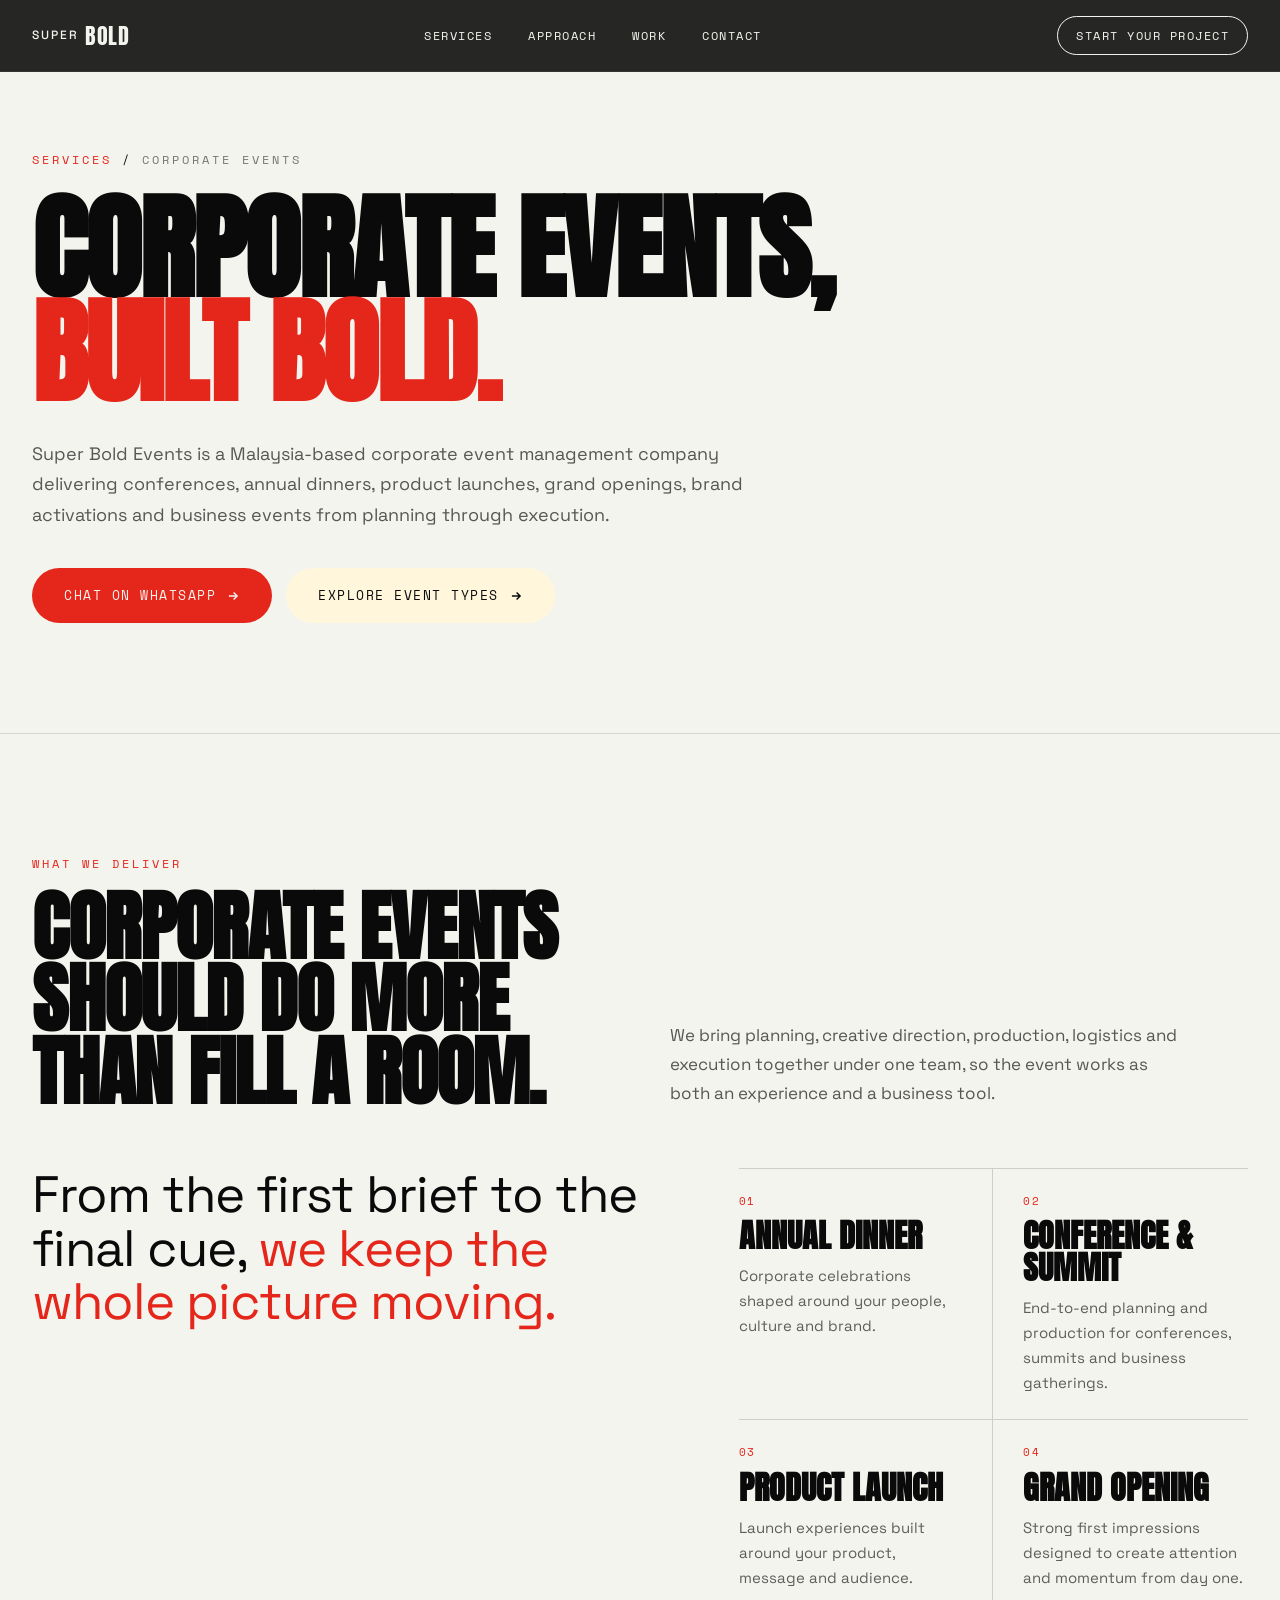
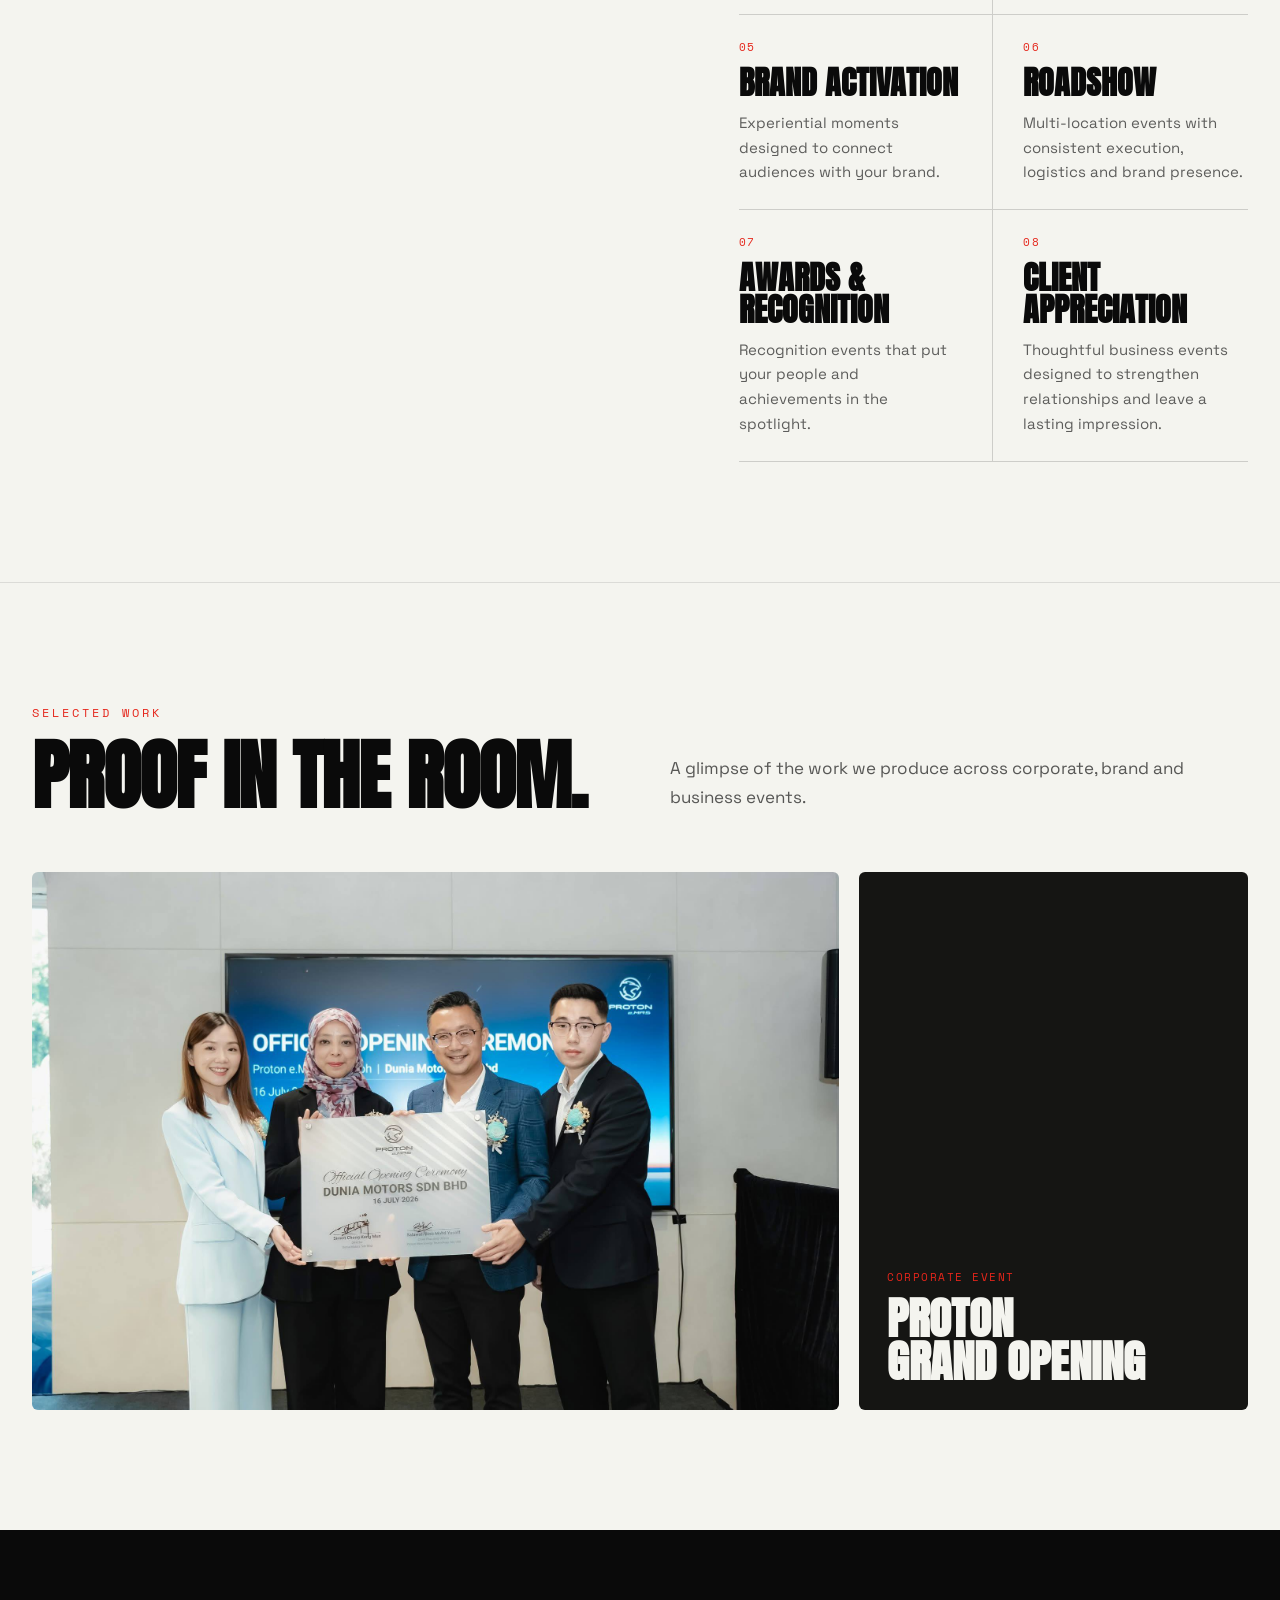
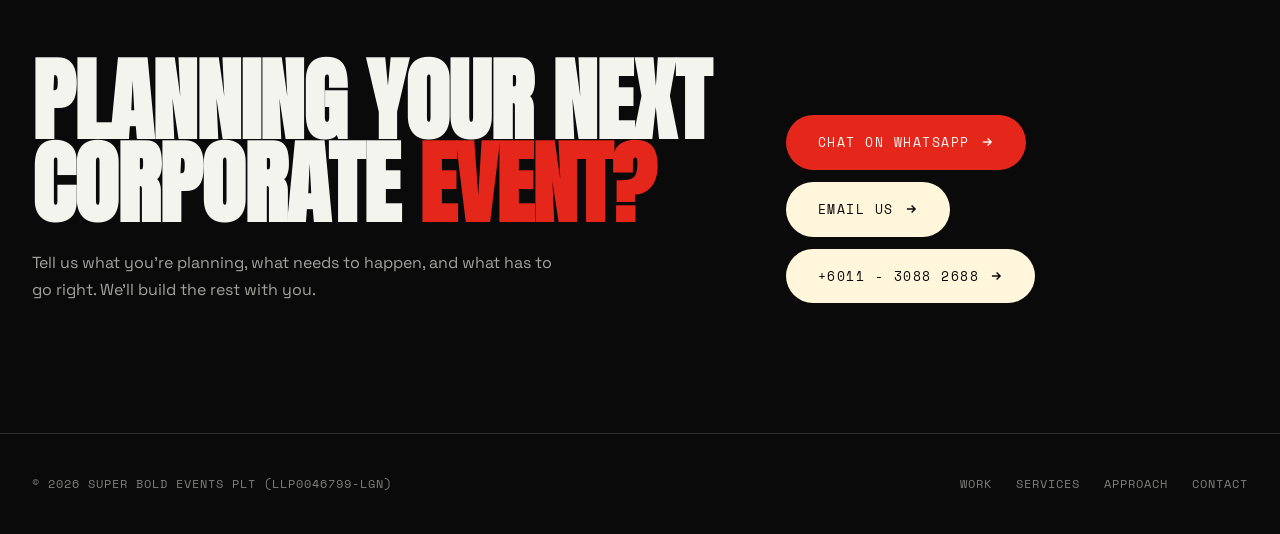
<file: services/corporate-events/index.html>
<!DOCTYPE html>
<html lang="en">
<head>
  <meta charset="UTF-8">
  <meta name="viewport" content="width=device-width, initial-scale=1.0">

  <link rel="stylesheet" href="../../css/style.css">
  <link rel="icon" type="image/png" href="../../images/icons/paw.png">
  <link rel="canonical" href="https://superboldevents.com/services/corporate-events/">

  <title>Corporate Event Management Malaysia | Super Bold Events</title>

  <meta
    name="description"
    content="Super Bold Events delivers corporate event management in Malaysia, from annual dinners and conferences to product launches, brand activations and grand openings."
  >

  <script type="application/ld+json">
  {
    "@context": "https://schema.org",
    "@type": "Service",
    "@id": "https://superboldevents.com/services/corporate-events/#service",
    "name": "Corporate Event Management",
    "serviceType": "Corporate Event Management",
    "description": "Corporate event management services in Malaysia, including annual dinners, conferences, product launches, grand openings, brand activations, roadshows, awards and client appreciation events.",
    "url": "https://superboldevents.com/services/corporate-events/",
    "provider": {
      "@type": "Organization",
      "name": "Super Bold Events PLT",
      "url": "https://superboldevents.com/"
    },
    "areaServed": [
      {
        "@type": "City",
        "name": "Kuala Lumpur"
      },
      {
        "@type": "State",
        "name": "Selangor"
      }
    ]
  }
  </script>

  <script type="application/ld+json">
  {
    "@context": "https://schema.org",
    "@type": "BreadcrumbList",
    "itemListElement": [
      {
        "@type": "ListItem",
        "position": 1,
        "name": "Services",
        "item": "https://superboldevents.com/#services"
      },
      {
        "@type": "ListItem",
        "position": 2,
        "name": "Corporate Events",
        "item": "https://superboldevents.com/services/corporate-events/"
      }
    ]
  }
  </script>
  
  <link rel="preconnect" href="https://fonts.googleapis.com">
  <link rel="preconnect" href="https://fonts.gstatic.com" crossorigin>
  <link
    href="https://fonts.googleapis.com/css2?family=Anton&family=Space+Grotesk:wght@400;500;600;700&family=Space+Mono:wght@400;700&display=swap"
    rel="stylesheet"
  >

  <!-- Google tag (gtag.js) -->
  <script async src="https://www.googletagmanager.com/gtag/js?id=G-CXPTDCN68T"></script>
  <script>
    window.dataLayer = window.dataLayer || [];
    function gtag(){dataLayer.push(arguments);}
    gtag('js', new Date());

    gtag('config', 'G-CXPTDCN68T');
  </script>

  <style>
    /* ===== SERVICE PAGE ===== */

    .service-page{
      background:var(--paper);
      color:var(--black);
    }

    .service-hero{
      padding:150px 0 110px;
      border-bottom:1px solid rgba(0,0,0,0.12);
    }

    .service-hero-inner{
      max-width:1000px;
    }

    .service-hero .eyebrow{
      margin-bottom:28px;
    }

    .service-hero h1{
      font-family:var(--display);
      font-size:clamp(58px,9vw,132px);
      text-transform:uppercase;
      line-height:.9;
      letter-spacing:-2px;
      max-width:900px;
    }

    .service-hero h1 .accent{
      color:var(--red);
    }

    .service-hero-copy{
      max-width:720px;
      margin-top:34px;
      color:rgba(12,12,12,.68);
      font-size:18px;
      line-height:1.7;
    }

    .service-hero-actions{
      display:flex;
      gap:14px;
      margin-top:38px;
      flex-wrap:wrap;
    }

    .service-section{
      padding:120px 0;
    }

    .service-section + .service-section{
      border-top:1px solid rgba(0,0,0,.10);
    }

    .service-section-head{
      display:grid;
      grid-template-columns:1fr 1fr;
      gap:60px;
      margin-bottom:60px;
    }

    .service-section-head h2{
      font-family:var(--display);
      font-size:clamp(42px,6vw,80px);
      text-transform:uppercase;
      line-height:.94;
      letter-spacing:-1px;
    }

    .service-section-head p{
      max-width:520px;
      align-self:end;
      color:rgba(12,12,12,.68);
      font-size:17px;
      line-height:1.7;
    }

    .service-intro{
      display:grid;
      grid-template-columns:1.25fr 1fr;
      gap:70px;
      align-items:start;
    }

    .service-intro-lede{
      font-size:clamp(30px,4vw,52px);
      line-height:1.05;
      letter-spacing:-1px;
    }

    .service-intro-lede .accent{
      color:var(--red);
    }

    .service-list{
      display:grid;
      grid-template-columns:1fr 1fr;
      gap:0;
      border-top:1px solid rgba(0,0,0,.16);
    }

    .service-list-item{
      padding:24px 0;
      border-bottom:1px solid rgba(0,0,0,.16);
    }

    .service-list-item:nth-child(odd){
      padding-right:30px;
      border-right:1px solid rgba(0,0,0,.16);
    }

    .service-list-item:nth-child(even){
      padding-left:30px;
    }

    .service-list-number{
      display:block;
      font-family:var(--mono);
      font-size:11px;
      letter-spacing:1.5px;
      color:var(--red);
      margin-bottom:10px;
    }

    .service-list-item h3{
      font-family:var(--display);
      font-size:clamp(22px,2.5vw,32px);
      text-transform:uppercase;
      line-height:1;
      margin-bottom:12px;
    }

    .service-list-item p{
      color:rgba(12,12,12,.65);
      font-size:15px;
      line-height:1.65;
      max-width:420px;
    }

    .service-work{
      display:grid;
      grid-template-columns:1.35fr .65fr;
      gap:20px;
    }

    .service-work-main,
    .service-work-side{
      border-radius:6px;
      overflow:hidden;
      background:var(--card);
      min-height:420px;
      position:relative;
    }

    .service-work-main img{
      width:100%;
      height:100%;
      display:block;
      object-fit:cover;
      object-position:center;
    }

    .service-work-side{
      display:flex;
      align-items:flex-end;
      padding:28px;
      color:var(--paper);
    }

    .service-work-side-label{
      font-family:var(--mono);
      font-size:11px;
      text-transform:uppercase;
      letter-spacing:1.5px;
      color:var(--red);
      margin-bottom:10px;
    }

    .service-work-side h3{
      font-family:var(--display);
      font-size:clamp(28px,3.5vw,48px);
      text-transform:uppercase;
      line-height:.95;
    }

    .service-cta{
      background:var(--black);
      color:var(--paper);
      padding:130px 0;
    }

    .service-cta-inner{
      display:grid;
      grid-template-columns:1.2fr .8fr;
      gap:60px;
      align-items:end;
    }

    .service-cta h2{
      font-family:var(--display);
      font-size:clamp(48px,7vw,96px);
      text-transform:uppercase;
      line-height:.92;
      letter-spacing:-1px;
    }

    .service-cta h2 .accent{
      color:var(--red);
    }

    .service-cta-copy{
      color:rgba(244,244,239,.65);
      font-size:16px;
      line-height:1.7;
      margin-top:24px;
      max-width:540px;
    }

    .service-cta-actions{
      display:flex;
      flex-direction:column;
      gap:12px;
      align-items:flex-start;
    }

    .service-cta-actions a{
      display:inline-flex;
      align-items:center;
      gap:10px;
    }

    @media (max-width:900px){

      .service-hero{
        padding:120px 0 80px;
      }

      .service-hero h1{
        font-size:clamp(52px,14vw,88px);
      }

      .service-section{
        padding:90px 0;
      }

      .service-section-head{
        grid-template-columns:1fr;
        gap:24px;
        margin-bottom:44px;
      }

      .service-intro{
        grid-template-columns:1fr;
        gap:44px;
      }

      .service-list{
        grid-template-columns:1fr;
      }

      .service-list-item:nth-child(odd){
        padding-right:0;
        border-right:0;
      }

      .service-list-item:nth-child(even){
        padding-left:0;
      }

      .service-work{
        grid-template-columns:1fr;
      }

      .service-work-main,
      .service-work-side{
        min-height:300px;
      }

      .service-cta{
        padding:90px 0;
      }

      .service-cta-inner{
        grid-template-columns:1fr;
        gap:40px;
      }

      .service-cta-actions{
        align-items:stretch;
      }
    }

    @media (max-width:600px){

      .service-hero-actions{
        flex-direction:column;
        align-items:stretch;
      }

      .service-hero-actions a{
        justify-content:center;
      }

      .service-list-item{
        padding:22px 0;
      }

      .service-work-main{
        min-height:260px;
      }

      .service-work-side{
        min-height:240px;
      }
    }
  </style>
</head>

<body class="service-page">

<header>
  <a href="../../" class="nav-mark" aria-label="Super Bold Events home">
    <span class="super">super</span>BOLD
  </a>

  <nav>
    <ul>      
      <li><a href="../../#services">Services</a></li>
      <li><a href="../../#approach">Approach</a></li>
      <li><a href="../../#work">Work</a></li>
      <li><a href="../../#contact">Contact</a></li>
    </ul>
  </nav>

  <a href="../../#contact" class="nav-cta">Start your project</a>

  <button
    class="mobile-toggle"
    id="mobileToggle"
    aria-label="Open menu"
    aria-expanded="false"
  >
    Menu
  </button>
</header>

<div class="mobile-menu" id="mobileMenu">
  <a href="../../#services">Services</a>
  <a href="../../#approach">Approach</a>
  <a href="../../#work">Work</a>
  <a href="../../#contact">Contact</a>
</div>


<!-- SERVICE HERO -->
<section class="service-hero">
  <div class="wrap">
    <div class="service-hero-inner">

      <div class="service-breadcrumb">
        <a href="../../#services">Services</a>
        <span>/</span>
        <span>Corporate Events</span>
      </div>
      
      <h1>
        Corporate Events,<br>
        <span class="accent">Built Bold.</span>
      </h1>

      <p class="service-hero-copy">
        Super Bold Events is a Malaysia-based corporate event management
        company delivering conferences, annual dinners, product launches,
        grand openings, brand activations and business events from planning
        through execution.
      </p>

      <div class="service-hero-actions">

        <a
          href="https://wa.me/601130882688"
          target="_blank"
          rel="noopener"
          class="btn-primary"
          onclick="gtag('event', 'whatsapp_click', {
            'event_category': 'lead',
            'event_label': 'corporate_events_whatsapp'
          });"
        >
          Chat on WhatsApp
          <svg width="14" height="14" viewBox="0 0 24 24" fill="none"
            stroke="currentColor" stroke-width="2.5">
            <path d="M5 12h14M13 6l6 6-6 6"/>
          </svg>
        </a>

        <a href="#event-types" class="btn-ghost">
          Explore event types
          <svg width="14" height="14" viewBox="0 0 24 24" fill="none"
            stroke="currentColor" stroke-width="2.5">
            <path d="M5 12h14M13 6l6 6-6 6"/>
          </svg>
        </a>

      </div>

    </div>
  </div>
</section>


<!-- WHAT WE DELIVER -->
<section class="service-section">
  <div class="wrap">

    <div class="service-section-head">
      <div>
        <span class="eyebrow">What we deliver</span>
        <h2>Corporate events should do more than fill a room.</h2>
      </div>

      <p>
        We bring planning, creative direction, production, logistics and
        execution together under one team, so the event works as both an
        experience and a business tool.
      </p>
    </div>

    <div class="service-intro">

      <p class="service-intro-lede">
        From the first brief to the final cue,
        <span class="accent">we keep the whole picture moving.</span>
      </p>

      <div class="service-list">

        <div class="service-list-item">
          <span class="service-list-number">01</span>
          <h3>Annual Dinner</h3>
          <p>
            Corporate celebrations shaped around your people,
            culture and brand.
          </p>
        </div>

        <div class="service-list-item">
          <span class="service-list-number">02</span>
          <h3>Conference & Summit</h3>
          <p>
            End-to-end planning and production for conferences,
            summits and business gatherings.
          </p>
        </div>

        <div class="service-list-item">
          <span class="service-list-number">03</span>
          <h3>Product Launch</h3>
          <p>
            Launch experiences built around your product,
            message and audience.
          </p>
        </div>

        <div class="service-list-item">
          <span class="service-list-number">04</span>
          <h3>Grand Opening</h3>
          <p>
            Strong first impressions designed to create attention
            and momentum from day one.
          </p>
        </div>

        <div class="service-list-item">
          <span class="service-list-number">05</span>
          <h3>Brand Activation</h3>
          <p>
            Experiential moments designed to connect audiences
            with your brand.
          </p>
        </div>

        <div class="service-list-item">
          <span class="service-list-number">06</span>
          <h3>Roadshow</h3>
          <p>
            Multi-location events with consistent execution,
            logistics and brand presence.
          </p>
        </div>

        <div class="service-list-item">
          <span class="service-list-number">07</span>
          <h3>Awards & Recognition</h3>
          <p>
            Recognition events that put your people and
            achievements in the spotlight.
          </p>
        </div>

        <div class="service-list-item">
          <span class="service-list-number">08</span>
          <h3>Client Appreciation</h3>
          <p>
            Thoughtful business events designed to strengthen
            relationships and leave a lasting impression.
          </p>
        </div>

      </div>
    </div>

  </div>
</section>


<!-- SELECTED WORK -->
<section class="service-section">
  <div class="wrap">

    <div class="service-section-head">
      <div>
        <span class="eyebrow">Selected work</span>
        <h2>Proof in the room.</h2>
      </div>

      <p>
        A glimpse of the work we produce across corporate,
        brand and business events.
      </p>
    </div>

    <div class="service-work">

      <div class="service-work-main">
        <img
          src="../../images/portfolio/proton-go-202607.jpg"
          alt="Proton Grand Opening event by Super Bold Events"
        >
      </div>

      <div class="service-work-side">
        <div>
          <div class="service-work-side-label">
            Corporate Event
          </div>

          <h3>
            Proton<br>
            Grand Opening
          </h3>
        </div>
      </div>

    </div>

  </div>
</section>


<!-- CONTACT CTA -->
<section class="service-cta">
  <div class="wrap">

    <div class="service-cta-inner">

      <div>
        <h2>
          Planning your next<br>
          corporate <span class="accent">event?</span>
        </h2>

        <p class="service-cta-copy">
          Tell us what you're planning, what needs to happen,
          and what has to go right. We'll build the rest with you.
        </p>
      </div>

      <div class="service-cta-actions">

        <a
          href="https://wa.me/601130882688"
          target="_blank"
          rel="noopener"
          class="btn-primary"
          onclick="gtag('event', 'whatsapp_click', {
            'event_category': 'lead',
            'event_label': 'corporate_events_cta_whatsapp'
          });"
        >
          Chat on WhatsApp
          <svg width="14" height="14" viewBox="0 0 24 24" fill="none"
            stroke="currentColor" stroke-width="2.5">
            <path d="M5 12h14M13 6l6 6-6 6"/>
          </svg>
        </a>

        <a
          href="mailto:hello.superbold@outlook.com"
          class="btn-ghost"
          onclick="gtag('event', 'email_click', {
            'event_category': 'lead',
            'event_label': 'corporate_events_email'
          });"
        >
          Email Us
          <svg width="14" height="14" viewBox="0 0 24 24" fill="none"
            stroke="currentColor" stroke-width="2.5">
            <path d="M5 12h14M13 6l6 6-6 6"/>
          </svg>
        </a>

        <a
          href="tel:+601130882688"
          class="btn-ghost"
          onclick="gtag('event', 'phone_click', {
            'event_category': 'lead',
            'event_label': 'corporate_events_phone'
          });"
        >
          +6011 - 3088 2688
          <svg width="14" height="14" viewBox="0 0 24 24" fill="none"
            stroke="currentColor" stroke-width="2.5">
            <path d="M5 12h14M13 6l6 6-6 6"/>
          </svg>
        </a>

      </div>

    </div>

  </div>
</section>


<footer>
  <div class="wrap footer-row">
    <span>© 2026 Super Bold Events PLT (LLP0046799-LGN)</span>

    <div class="footer-nav">
      <a href="../../#work">Work</a>
      <a href="../../#services">Services</a>
      <a href="../../#approach">Approach</a>
      <a href="../../#contact">Contact</a>
    </div>
  </div>
</footer>


<script src="../../js/script.js"></script>

</body>
</html>
</file>
<file: css/style.css>
:root{
    --black: #0A0A0A;
    --paper: #F4F4EF;
    --red: #E5261B;
    --red-deep: #A81810;
    --card: #151513;
    --cream: #FFF6DC;
    --primary: #E53935;
    --dark: #111111;
    --light: #F7F6F3;
    --accent: #FF6B35;
    --grey: #777777;
    --line: rgba(244,244,239,0.14);
    --line-strong: rgba(244,244,239,0.28);

    --display: 'Anton', sans-serif;
    --body: 'Space Grotesk', sans-serif;
    --mono: 'Space Mono', monospace;
  }

  *{box-sizing:border-box; margin:0; padding:0;}
  html{scroll-behavior:smooth;}
  body{
    background:var(--black);
    color:var(--paper);
    font-family:var(--body);
    font-size:16px;
    line-height:1.6;
    -webkit-font-smoothing:antialiased;
    overflow-x:hidden;
  }

  @media (prefers-reduced-motion: reduce){
    *{animation-duration:0.01ms !important; animation-iteration-count:1 !important; transition-duration:0.01ms !important; scroll-behavior:auto !important;}
  }

  a{color:inherit; text-decoration:none;}
  img{max-width:100%; display:block;}
  ul{list-style:none;}
  button{font-family:inherit; cursor:pointer;}

  :focus-visible{
    outline:3px solid var(--red);
    outline-offset:3px;
  }

  .wrap{
    max-width:1320px;
    margin:0 auto;
    padding:0 32px;
  }

  /* ===== NAV ===== */
  header{
    position:fixed;
    top:0; left:0; right:0;
    z-index:100;
    padding:16px 32px;
    display:flex;
    justify-content:space-between;
    align-items:center;
    background:rgba(10,10,10,0.88);
    backdrop-filter:blur(8px);
    -webkit-backdrop-filter:blur(8px);
    border-bottom:1px solid rgba(244,244,239,0.08);  
  }
  .nav-mark{
    display:flex;
    align-items:baseline;
    gap:6px;
    font-family:var(--display);
    font-size:22px;
    letter-spacing:0.5px;
    color:var(--paper);
  }
  .nav-mark .super{
    font-family:var(--body);
    font-weight:500;
    font-size:12px;
    text-transform:uppercase;
    letter-spacing:2px;
    align-self:center;
  }
  nav ul{
    display:flex;
    gap:36px;
    font-family:var(--mono);
    font-size:12px;
    text-transform:uppercase;
    letter-spacing:1.5px;
  }
  nav ul li a{
    position:relative;
    padding-bottom:4px;
  }
  nav ul li a::after{
    content:'';
    position:absolute;
    left:0; bottom:0;
    width:0%;
    height:1px;
    background:currentColor;
    transition:width .3s ease;
  }
  nav ul li a:hover::after{width:100%;}
  .nav-cta{
    font-family:var(--mono);
    font-size:12px;
    text-transform:uppercase;
    letter-spacing:1.5px;
    border:1px solid var(--paper);
    padding:9px 18px;
    border-radius:999px;
  }
  .mobile-toggle{display:none;}

  @media (max-width:860px){
    nav ul{display:none;}
    .nav-cta{display:none;}
    .mobile-toggle{
      display:block;
      background:none;
      border:none;
      color:var(--paper);
      font-family:var(--mono);
      font-size:12px;
      text-transform:uppercase;
      letter-spacing:1.5px;
      border:1px solid var(--paper);
      padding:8px 14px;
      border-radius:999px;
    }
  }

  .mobile-menu{
    position:fixed;
    inset:0;
    background:var(--black);
    z-index:99;
    display:none;
    flex-direction:column;
    justify-content:center;
    padding:32px;
    gap:28px;
  }
  .mobile-menu.open{display:flex;}
  .mobile-menu a{
    font-family:var(--display);
    font-size:36px;
    letter-spacing:0.5px;
  }

  /* ===== HERO ===== */
  .hero{
    position:relative;
    min-height:100vh;
    display:flex;
    align-items:center;
    flex-direction:column;
    justify-content:center;
    padding:140px 32px 80px;
    overflow:hidden;
  }
  .hero-content{
    max-width:680px;
  }
  .hero::before{
    content:"";
    position:absolute;
    inset:0;
    background:
    linear-gradient(
    135deg,
    #0b0b0b,
    #171717,
    #202020
    );
  }
  .hero-orbs{
    position:absolute;
    top:50%; left:50%;
    transform:translate(-50%,-48%);
    width:min(900px, 140vw);
    aspect-ratio:1.3/1;
    z-index:0;
    opacity:0.9;
    pointer-events:none;
  }
  .hero-inner{
    position:relative;
    z-index:2;
    max-width:1320px;
    margin:0 auto;
    width:100%;
  }
  .hero-eyebrow{
    font-family:var(--mono);
    font-size:12px;
    letter-spacing:3px;
    text-transform:uppercase;
    color:var(--red);
    margin-bottom:22px;
    display:flex;
    align-items:center;
    gap:12px;
  }
  .hero-eyebrow::before{
    content:'';
    width:28px; height:1px;
    background:var(--red);
  }
  .hero h1{
    font-family:var(--display);
    font-size:clamp(52px, 10vw, 148px);
    line-height:0.92;
    letter-spacing:-1px;
    text-transform:uppercase;
    color:var(--paper);
  }
  .hero h1 .accent{color:var(--red);}
  .hero-sub{
    max-width:520px;
    margin-top:36px;
    font-size:19px;
    color:rgba(244,244,239,0.75);
    line-height:1.65;
  }
  .hero-actions{
    display:flex;
    gap:18px;
    margin-top:44px;
    flex-wrap:wrap;
    align-items:center;
  }
  .btn-primary{
    background:var(--red);
    color:var(--paper);
    font-family:var(--mono);
    font-size:13px;
    text-transform:uppercase;
    letter-spacing:1.5px;
    padding:17px 32px;
    border-radius:999px;
    display:inline-flex;
    align-items:center;
    gap:10px;
    transition:transform .25s ease, background .25s ease;
  }
  .btn-primary:hover{background:var(--red-deep); transform:translateY(-2px);}
  .btn-ghost{
    background:var(--cream);
    font-family:var(--mono);
    font-size:13px;
    text-transform:uppercase;
    letter-spacing:1.5px;
    color:var(--black);
    padding:17px 32px;
    border-radius:999px;
    display:inline-flex;
    align-items:center;
    gap:10px;
    transition:transform .25s ease, background .25s ease;
  }
  .btn-ghost:hover{background:var(--paper); transform:translateY(-2px);}

  .hero-scroll{
    position:absolute;
    bottom:36px; left:32px;
    display:flex;
    align-items:center;
    gap:10px;
    font-family:var(--mono);
    font-size:11px;
    text-transform:uppercase;
    letter-spacing:2px;
    color:rgba(244,244,239,0.5);
    z-index:2;
  }
  .hero-scroll .line{
    width:1px; height:36px;
    background:linear-gradient(to bottom, rgba(244,244,239,0.6), transparent);
    animation:scrollpulse 2s ease-in-out infinite;
  }
  @keyframes scrollpulse{
    0%,100%{opacity:.4;} 50%{opacity:1;}
  }

  /* ===== MARQUEE ===== */
  .marquee{
    border-top:1px solid var(--line);
    border-bottom:1px solid var(--line);
    padding:18px 0;
    overflow:hidden;
    white-space:nowrap;
    position:relative;
  }
  .marquee-track{
    display:inline-flex;
    gap:48px;
    animation:marquee 28s linear infinite;
  }
  .marquee span{
    font-family:var(--display);
    font-size:22px;
    text-transform:uppercase;
    letter-spacing:1px;
    color:rgba(244,244,239,0.4);
    display:flex;
    align-items:center;
    gap:48px;
  }
  .marquee span em{
    font-style:normal;
    color:var(--red);
  }
  @keyframes marquee{
    from{transform:translateX(0);}
    to{transform:translateX(-50%);}
  }

  /* ===== SECTION SHARED ===== */
  section{padding:120px 0;}
  .section-head{
    display:flex;
    justify-content:space-between;
    align-items:flex-end;
    gap:40px;
    margin-bottom:64px;
    flex-wrap:wrap;
  }
  .eyebrow{
    font-family:var(--mono);
    font-size:12px;
    letter-spacing:3px;
    text-transform:uppercase;
    color:var(--red);
    margin-bottom:18px;
    display:block;
  }
  .section-head h2{
    font-family:var(--display);
    font-size:clamp(38px, 5.2vw, 68px);
    text-transform:uppercase;
    line-height:1;
    letter-spacing:-0.5px;
    max-width:680px;
  }
  .section-head p{
    max-width:340px;
    color:rgba(244,244,239,0.65);
    font-size:16px;
    padding-bottom:6px;
  }

  /* ===== ABOUT ===== */
  .about{
    background:var(--paper);
    color:var(--black);
  }
  .about .eyebrow{color:var(--red-deep);}
  .about-grid{
    display:grid;
    grid-template-columns:1.1fr 0.9fr;
    gap:80px;
    align-items:start;
  }
  .about-lede{
    font-family:var(--body);
    font-weight:500;
    font-size:clamp(24px,3vw,34px);
    line-height:1.35;
    letter-spacing:-0.3px;
  }
  .about-lede .redword{color:var(--red);}
  .about-stats{
    display:flex;
    flex-direction:column;
    gap:0;
    border-top:1px solid rgba(10,10,10,0.15);
  }
  .about-stat{
    display:flex;
    justify-content:space-between;
    align-items:center;
    padding:22px 0;
    border-bottom:1px solid rgba(10,10,10,0.15);
  }
  .about-stat .num{
    font-family:var(--display);
    font-size:42px;
    color:var(--red);
  }
  .about-stat .label{
    font-family:var(--mono);
    font-size:12px;
    text-transform:uppercase;
    letter-spacing:1.5px;
    text-align:right;
    max-width:200px;
    color:rgba(10,10,10,0.65);
  }

  @media (max-width:900px){
    .about-grid{grid-template-columns:1fr; gap:48px;}
  }

  /* ===== SERVICES — our services ===== */
  .services{background:var(--black);}
  .runlist{border-top:1px solid var(--line);}
  .run-row{
    display:grid;
    grid-template-columns:90px 1fr auto;
    gap:32px;
    align-items:center;
    padding:36px 0;
    border-bottom:1px solid var(--line);
    transition:background .3s ease, padding-left .3s ease;
    cursor:pointer;
  }
  .run-row:hover{
    background:rgba(229,38,27,0.05);
    padding-left:12px;
  }
  .run-time{
    font-family:var(--mono);
    font-size:13px;
    color:var(--red);
    letter-spacing:1px;
  }
  .run-title{
    font-family:var(--display);
    text-transform:uppercase;
    text-decoration:none;
    color:inherit;
    cursor:pointer;
  }
  .run-title:hover{
    color:var(--red);
  }
  .run-desc{
    font-size:15px;
    color:rgba(244,244,239,0.6);
    max-width:420px;
    margin-top:8px;
    line-height:1.6;
  }
  .run-arrow{
    width:44px; height:44px;
    border-radius:50%;
    border:1px solid var(--line-strong);
    display:flex;
    align-items:center;
    justify-content:center;
    flex-shrink:0;
    transition:background .3s ease, border-color .3s ease, transform .3s ease;
  }
  .run-row:hover .run-arrow{
    background:var(--red);
    border-color:var(--red);
    transform:rotate(45deg);
  }
  .run-arrow svg{width:16px; height:16px;}
  .run-points {
  margin: 12px 0 0;
  padding-left: 24px;
  display: grid;
  grid-template-columns: repeat(2, minmax(220px, auto));
  gap: 8px 28px;
  }
  .run-points li {
  color: var(--text-soft);
  font-size: 0.95rem;
  line-height: 1.55;
  list-style: disc;
  }

  @media (max-width:700px){
    .run-row{grid-template-columns:1fr auto; row-gap:10px;}
    .run-time{grid-column:1/2; grid-row:1;}
    .run-title{grid-column:1/2; grid-row:2;}
    .run-desc{grid-column:1/2; grid-row:3;}
    .run-arrow{grid-column:2/3; grid-row:1/4; align-self:center;}
  }

  /* ===== APPROACH ===== */
  .approach{background:var(--red-deep);}
  .approach-grid{
    display:grid;
    grid-template-columns:repeat(4,1fr);
    gap:1px;
    background:var(--line);
    border:1px solid var(--line);
  }
  .approach-card{
    background:var(--black);
    padding:44px 32px;
  }
  .approach-num{
    font-family:var(--mono);
    font-size:12px;
    color:var(--red);
    letter-spacing:1px;
    margin-bottom:60px;
    display:block;
  }
  .approach-card h3{
    font-family:var(--display);
    font-size:24px;
    text-transform:uppercase;
    margin-bottom:14px;
  }
  .approach-card p{
    font-size:14px;
    color:rgba(244,244,239,0.6);
    line-height:1.6;
  }
  @media (max-width:900px){
    .approach-grid{grid-template-columns:1fr 1fr;}
  }
  @media (max-width:560px){
    .approach-grid{grid-template-columns:1fr;}
  }

  /* ===== WORK ===== */
  .work{background:var(--paper); color:var(--black);}
  .work .eyebrow{color:var(--red-deep);}
  .work-grid{
    display:grid;
    grid-template-columns:repeat(6, 1fr);
    gap:20px;
  }
  .work-card{
    position:relative;
    border-radius:6px;
    overflow:hidden;
    background:var(--card);
    color:var(--paper);
    min-height:330px;
    display:flex;
    flex-direction:column;
    justify-content:flex-end;
    padding:28px;
  }
  .work-card.c1{grid-column:span 4;}
  .work-card.c2{grid-column:span 2;}
  .work-card.c3{grid-column:span 2;}
  .work-card.c4{grid-column:span 4;}
  .work-card .tag{
    font-family:var(--mono);
    font-size:11px;
    text-transform:uppercase;
    letter-spacing:1.5px;
    color:var(--red);
    margin-bottom:10px;
  }
  .work-card h3{
    font-family:var(--display);
    font-size:clamp(22px,2.6vw,32px);
    text-transform:uppercase;
    line-height:1.05;
  }
  .work-card .backdrop{
    position:absolute;
    inset:0;
    overflow:hidden;
    z-index:0;
  }
  .work-card .backdrop img{
    width:100%;
    height:100%;
    display:block;
    object-fit:cover;
    object-position:center;
  }
  .work-card > *:not(.backdrop){
    position:relative;
    z-index:1;
  }
  @media (max-width:900px){
    .work-grid{grid-template-columns:1fr;}
    .work-card.c1,.work-card.c2,.work-card.c3,.work-card.c4{grid-column:span 1; min-height:260px;}
  }

  /* ===== EVENT GALLERY ===== */

  .event-gallery{
    width:100%;
    max-width:1180px;
    margin:0 auto;
  }

  .event-gallery-frame{
    position:relative;
    width:100%;

    /* Desktop: shorter, wider frame */
    aspect-ratio:2.25 / 1;

    background:var(--card);
    border-radius:6px;
    overflow:hidden;
    touch-action:pan-y;
  }

  /* ===== WORK / GALLERY SPACING ===== */

  .work .section-head{
    margin-bottom:20px;
  }

  .event-gallery-media{
    position:absolute;
    inset:0;
    display:flex;
    align-items:center;
    justify-content:center;
    background:var(--card);
  }

  .event-gallery-image{
    width:100%;
    height:100%;
    display:block;
    object-fit:contain;
    object-position:center;

    opacity:0;
    transform:translateX(28px);
    transition:
      opacity .45s ease,
      transform .45s ease;
  }

  .event-gallery-image.is-active{
    opacity:1;
    transform:translateX(0);
  }

  .gallery-arrow{
    position:absolute;
    top:50%;
    transform:translateY(-50%);

    width:48px;
    height:48px;

    display:flex;
    align-items:center;
    justify-content:center;

    border:1px solid rgba(244,244,239,.65);
    border-radius:50%;

    background:rgba(10,10,10,.55);
    color:var(--paper);

    backdrop-filter:blur(6px);
    -webkit-backdrop-filter:blur(6px);

    cursor:pointer;
    z-index:3;

    transition:
      background .25s ease,
      border-color .25s ease,
      transform .25s ease;
  }

  .gallery-arrow svg{
    width:20px;
    height:20px;
    fill:none;
    stroke:currentColor;
    stroke-width:1.8;
    stroke-linecap:round;
    stroke-linejoin:round;
  }

  .gallery-prev{
    left:20px;
  }

  .gallery-next{
    right:20px;
  }

  .gallery-arrow:hover{
    background:var(--red);
    border-color:var(--red);
  }

  .gallery-prev:hover{
    transform:translateY(-50%) translateX(-2px);
  }

  .gallery-next:hover{
    transform:translateY(-50%) translateX(2px);
  }

  .event-gallery-meta{
    margin-top:14px;
  }

  .event-gallery-caption{
    display:flex;
    align-items:flex-end;
    justify-content:space-between;
    gap:24px;
  }

  .event-gallery-index{
    font-family:var(--mono);
    font-size:12px;
    text-transform:uppercase;
    letter-spacing:2px;
    color:var(--red-deep);
  }

  .event-gallery-title{
    margin:0;
    font-family:var(--display);
    font-size:clamp(28px,3.6vw,48px);
    line-height:.95;
    text-transform:uppercase;
    letter-spacing:-.5px;
    color:var(--black);
  }

  .event-gallery-progress{
    width:100%;
    height:1px;
    margin-top:14px;
    background:rgba(10,10,10,.15);
    overflow:hidden;
  }

  .event-gallery-progress-bar{
    display:block;
    width:14.2857%;
    height:100%;
    background:var(--red);
    transition:width .45s ease;
  }

  @media (max-width:700px){

    .work .section-head{
      margin-bottom:18px;
    }

    .event-gallery-frame{
      aspect-ratio:2.05 / 1;
      border-radius:4px;
    }

    .gallery-arrow{
      width:42px;
      height:42px;
    }

    .gallery-prev{
      left:10px;
    }

    .gallery-next{
      right:10px;
    }

    .event-gallery-meta{
      margin-top:8px;
    }

    .event-gallery-caption{
      display:block;
    }

    .event-gallery-index{
      display:block;
      margin-bottom:6px;
    }

    .event-gallery-title{
      font-size:34px;
    }

    .event-gallery-progress{
      margin-top:10px;
    }
  }

  @media (prefers-reduced-motion: reduce){

    .event-gallery-image,
    .gallery-arrow,
    .event-gallery-progress-bar{
      transition:none;
    }
  }

  /* ===== CONTACT / CTA ===== */
  .contact{
    background:var(--black);
    padding:160px 0 100px;
    position:relative;
  }
  .contact-inner{
    display:grid;
    grid-template-columns:1.3fr 1fr;
    gap:60px;
  }
  .contact h2{
    font-family:var(--display);
    font-size:clamp(46px,7.2vw,104px);
    text-transform:uppercase;
    line-height:0.95;
    letter-spacing:-1px;
  }
  .contact h2 .accent{color:var(--red);}
  .contact-lede{
    margin-top:28px;
    max-width:460px;
    color:rgba(244,244,239,0.65);
    font-size:17px;
    line-height:1.7;
  }
  .contact-actions{margin-top:44px;}
  .stamp-wrap{
    display:flex;
    flex-direction:column;
    align-items:flex-end;
    justify-content:flex-end;
    gap:24px;
  }
  .stamp{
    width:150px;
    height:150px;
    border:2px solid var(--red);
    border-radius:50%;
    display:flex;
    align-items:center;
    justify-content:center;
    transform:rotate(-8deg);
    position:relative;
    flex-shrink:0;
  }
  .stamp img{width:56px; height:56px; filter:invert(1);}
  .stamp::before{
    content:'APPROVED · BOLD';
    position:absolute;
    inset:10px;
    border:1px dashed rgba(229,38,27,0.5);
    border-radius:50%;
  }
  .contact-details{
    font-family:var(--mono);
    font-size:14px;
    line-height:2.1;
    color:rgba(244,244,239,0.75);
    text-align:right;
  }
  .contact-details a:hover{color:var(--red);}

  /* ===== SOCIAL ICONS ===== */
  .social-links{
    display:flex;
    align-items:center;
    justify-content:flex-end;
    gap:12px;
    width:100%;
    margin-top:24px;
  }

  .social-links a{
    width:40px;
    height:40px;
    display:inline-flex;
    align-items:center;
    justify-content:center;

    border:1px solid rgba(244,244,239,0.45);
    border-radius:50%;

    color:var(--white);
    text-decoration:none;

    transition:
      transform .25s ease,
      background-color .25s ease,
      color .25s ease,
      border-color .25s ease;
  }

  .social-links svg{
    width:18px;
    height:18px;

    fill:currentColor;
    stroke:currentColor;
    stroke-width:1.5;
  }

  .social-links a:hover{
    background:var(--red);
    border-color:var(--red);
    color:var(--white);
    transform:translateY(-3px);
  }

  @media (max-width:860px){
    .contact-inner{
      grid-template-columns:1fr;
      gap:56px;
    }

    .stamp-wrap{
      align-items:flex-start;
      width:100%;
    }

    .contact-details{
      text-align:left;
    }

    .social-links{
      justify-content:flex-start;
    }
  }

  /* ===== FOOTER ===== */
  footer{
    background:var(--black);
    border-top:1px solid var(--line);
    padding:40px 0;
  }
  .footer-row{
    display:flex;
    justify-content:space-between;
    align-items:center;
    flex-wrap:wrap;
    gap:16px;
    font-family:var(--mono);
    font-size:12px;
    letter-spacing:1px;
    text-transform:uppercase;
    color:rgba(244,244,239,0.5);
  }
  .footer-nav{display:flex; gap:24px; flex-wrap:wrap;}
  .footer-nav a:hover{color:var(--red);}

  /* reveal on scroll */
  .reveal{
    opacity:0;
    transform:translateY(24px);
    transition:opacity .8s ease, transform .8s ease;
  }
  .reveal.in{opacity:1; transform:translateY(0);}

  /* ===== SERVICE PAGE NAV ===== */
  .service-page header{
    background:rgba(10,10,10,0.88);
    backdrop-filter:blur(8px);
    color:#F4F4EF;
    position:fixed;
    top:0;
    left:0;
    right:0;
    z-index:100;
    mix-blend-mode:normal;
    opacity:1;
  }

  .service-page header .nav-mark{
    color:#F4F4EF;
  }

  .service-page header nav a{
    color:#F4F4EF;
  }

  .service-page header nav a:hover{
    color:#E5261B;
  }

  .service-page header .nav-cta{
    color:#F4F4EF;
    border-color:#F4F4EF;
  }

  .service-page header .nav-cta:hover{
    background:#F4F4EF;
    color:#0A0A0A;
  }

  .service-page header .mobile-toggle{
    color:#F4F4EF;
    border-color:#F4F4EF;
  }

  .service-page .mobile-menu{
    background:var(--black);
    color:var(--paper);
  }

  .service-page .mobile-menu a{
    color:var(--paper);
  }

  .service-page .mobile-menu a:hover{
    color:var(--red);
  }

  .service-breadcrumb{
    display:flex;
    align-items:center;
    gap:10px;
    margin-bottom:28px;

    font-family:var(--mono);
    font-size:12px;
    text-transform:uppercase;
    letter-spacing:3px;
  }

  .service-breadcrumb a{
    color:var(--red);
    text-decoration:none;
  }

  .service-breadcrumb a:hover{
    text-decoration:underline;
  }

  .service-breadcrumb span:last-child{
    color:rgba(12,12,12,.55);
  }
</file>
